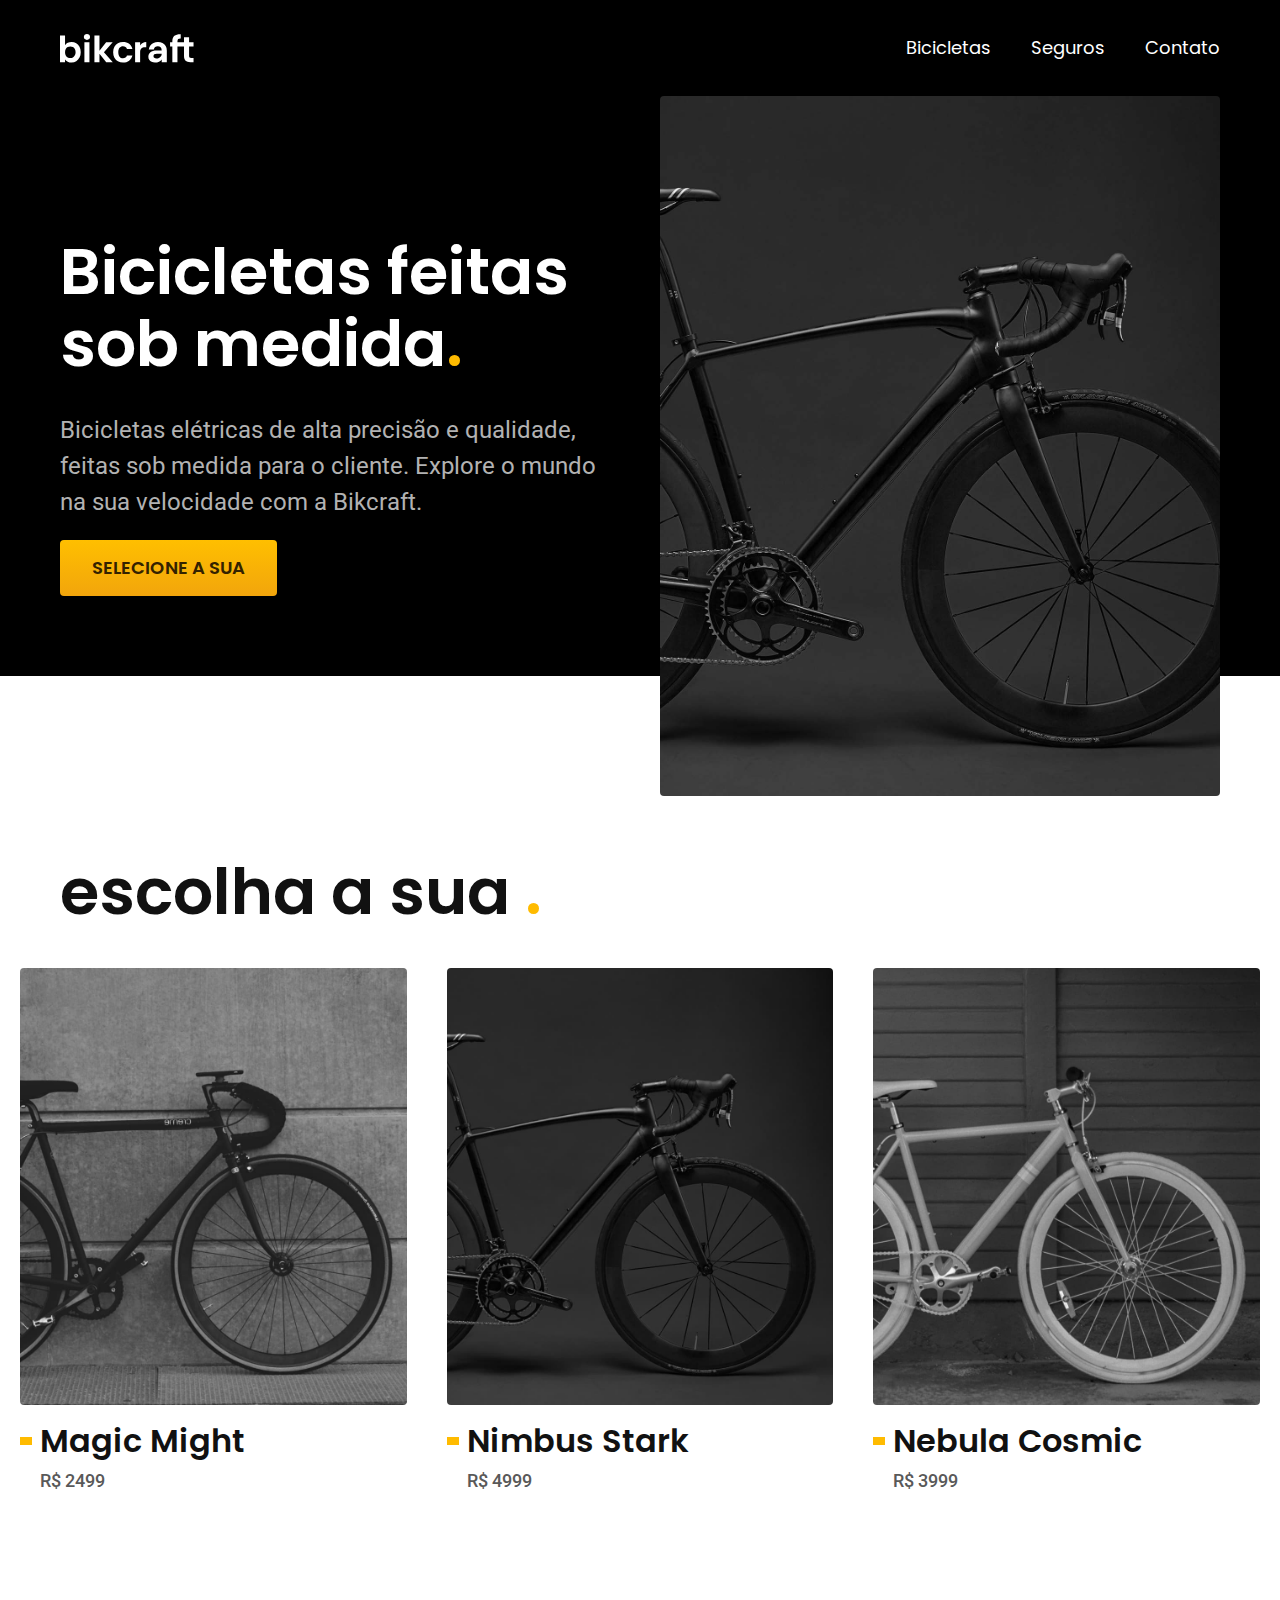
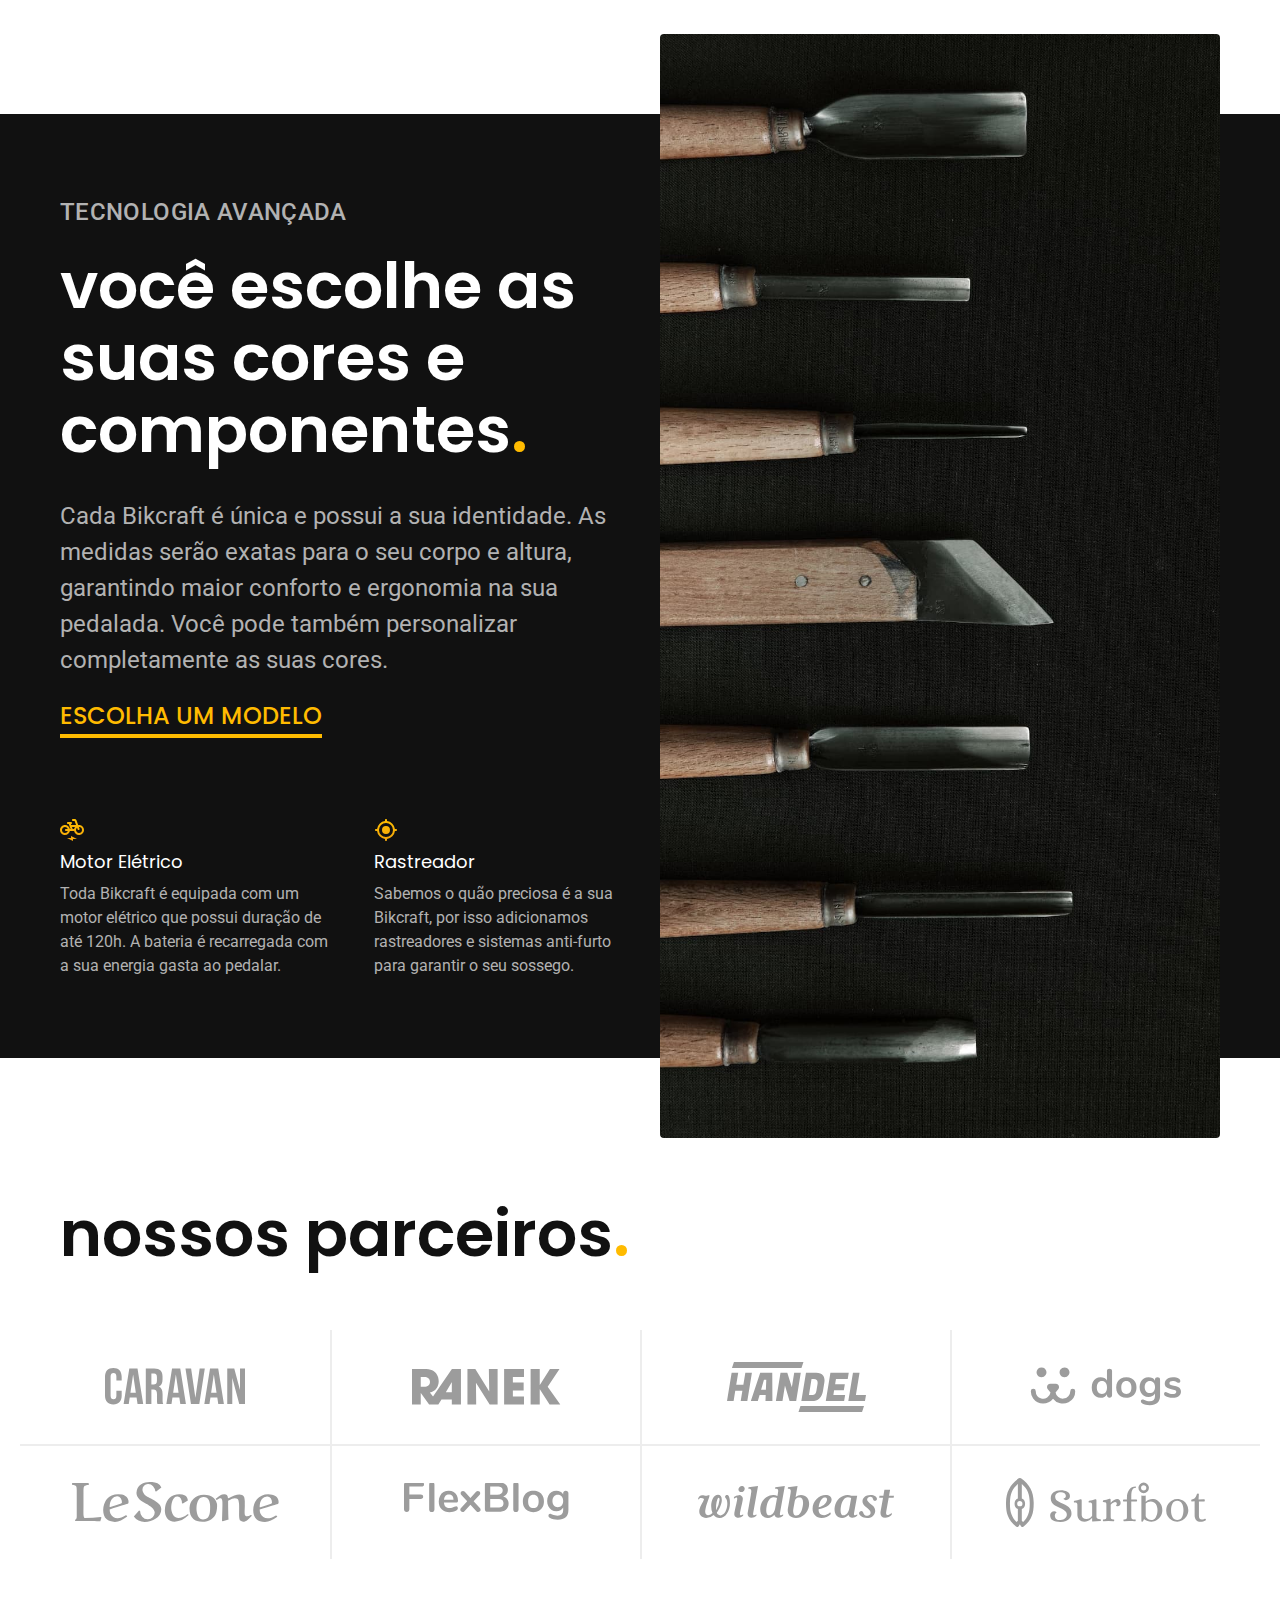
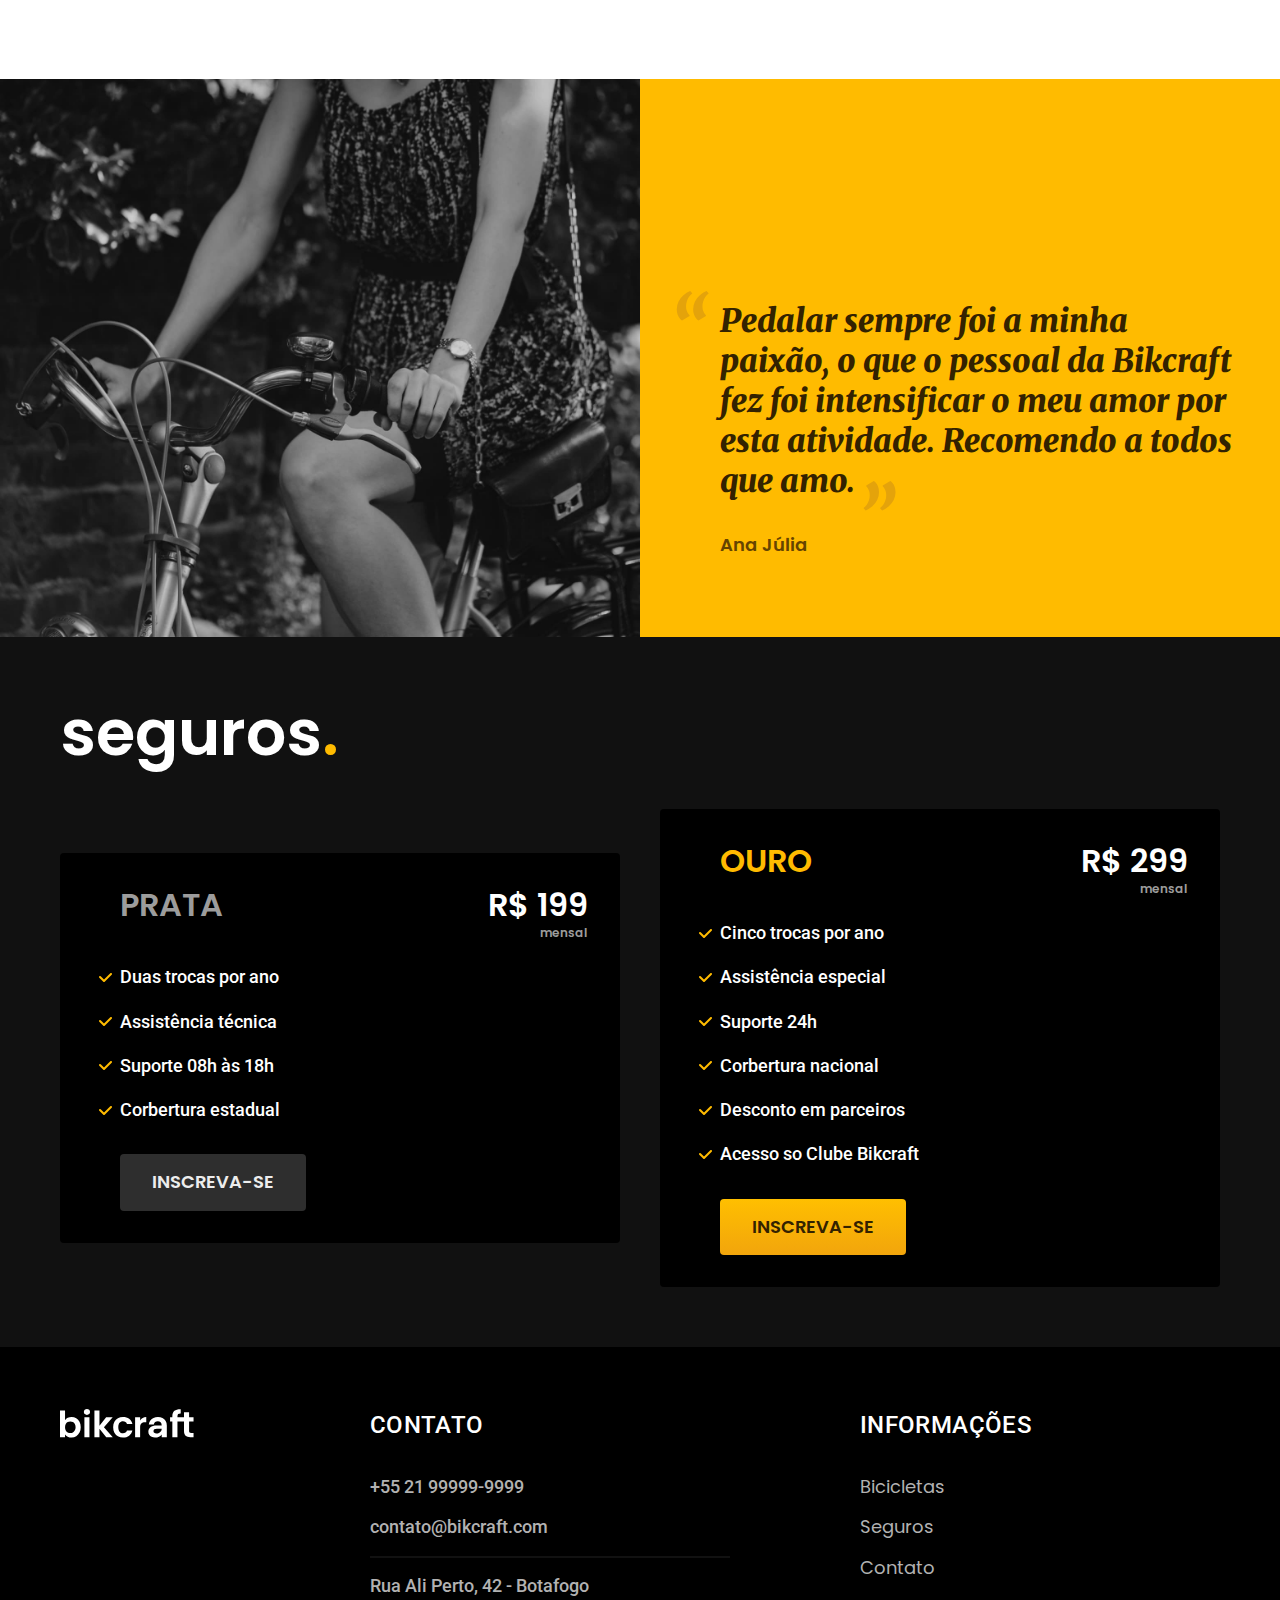
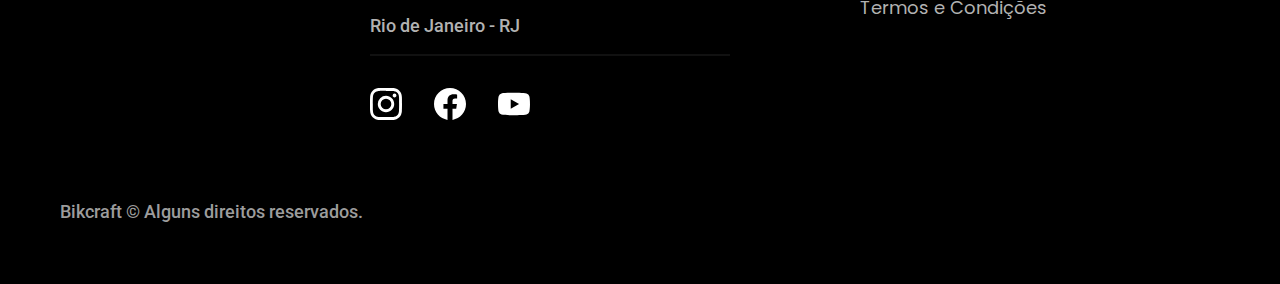
<file: index.html>
<!DOCTYPE html>
<html lang="pt-br">

<head>
  <link rel="preconnect" href="https://fonts.googleapis.com">
  <link rel="preconnect" href="https://fonts.gstatic.com" crossorigin>
  <meta charset="UTF-8">
  <meta name="viewport" content="width=device-width, initial-scale=1.0">
  <title>Bikcraft - Bicicletas Elétricas</title>
  <meta name="description" content="Bicicletas elétricas de alta precisão e qualidade,  feitas sob medida para o cliente. Explore o mundo na sua velocidade com a Bikcraft.">
  <link rel="stylesheet" href="./css/style.css">
  <link href="https://fonts.googleapis.com/css2?family=Merriweather:ital,wght@1,900&family=Poppins:wght@400;600&family=Roboto:wght@400;500&display=swap" rel="stylesheet">
</head>

<body>
  <header class="header-bg">
    <div class="container header">
      <a href="./">
        <img src="./img/bikcraft.svg" alt="Bikcraft">
      </a>
      <nav aria-label="primaria">
        <ul class="header-menu font-1-m cor-0">
          <li><a href="./bicicletas.html">Bicicletas</a></li>
          <li><a href="./seguros.html">Seguros</a></li>
          <li><a href="./contato.html">Contato</a></li>
        </ul>
      </nav>
    </div>
  </header>
  <main class="introducao-bg">
    <div class="container introducao">
      <div class="introducao-conteudo">
        <h1 class="font-1-xxl cor-0">Bicicletas feitas sob medida<span class="cor-p1">.</span></h1>
        <p class="font-2-l cor-5">Bicicletas elétricas de alta precisão e qualidade, feitas sob medida para o cliente. Explore o mundo na sua velocidade com a Bikcraft.</p>
        <a class="botao" href="./bicicletas.html">Selecione a sua</a>
      </div>
      <div>
        <img src="./img/fotos/introducao.jpg" alt="Bicicleta elétrica preta.">
      </div>
    </div>
  </main>
  <article class="bicicletas-lista">
    <h2 class="container font-1-xxl">escolha a sua <span class="cor-p1">.</span></h2>
    <ul>
      <li>
        <a href="./bicicletas/magic.html">
          <img src="./img/bicicletas/magic-home.jpg" alt="Bicicleta preta">
          <h3 class="font-1-xl">Magic Might</h3>
          <span class="font-2-m cor-8">R$ 2499</span>
        </a>
      </li>
      <li>
        <a href="./bicicletas/nimbus.html">
          <img src="./img/bicicletas/nimbus-home.jpg" alt="Bicicleta preta">
          <h3 class="font-1-xl">Nimbus Stark</h3>
          <span class="font-2-m cor-8">R$ 4999</span>
        </a>
      </li>
      <li>
        <a href="./bicicletas/nebula.html">
          <img src="./img/bicicletas/nebula-home.jpg" alt="Bicicleta branca">
          <h3 class="font-1-xl">Nebula Cosmic</h3>
          <span class="font-2-m cor-8">R$ 3999</span>
        </a>
      </li>
    </ul>
  </article>
  <article class="tecnologia-bg">
    <div class="container tecnologia">
      <div class="tecnologia-conteudo">
        <span class="font-2-l-b cor-5">Tecnologia avançada</span>
        <h2 class="font-1-xxl cor-0">você escolhe as suas cores e componentes<span class="cor-p1">.</span></h2>
        <p class="font-2-l cor-5">Cada Bikcraft é única e possui a sua identidade. As medidas serão exatas para o seu corpo e altura, garantindo maior conforto e ergonomia na sua pedalada. Você pode também personalizar completamente as suas cores.</p>
        <a class="link" href="./bicicletas.html">Escolha um modelo</a>
        <div class="tecnologia-vantagens">
          <div>
            <img src="./img/icones/eletrica.svg" alt="">
            <h3 class="font-1-m cor-0">Motor Elétrico</h3>
            <p class="font-2-s cor-5">Toda Bikcraft é equipada com um motor elétrico que possui duração de até 120h. A bateria é recarregada com a sua energia gasta ao pedalar.</p>
          </div>
          <div>
            <img src="./img/icones/rastreador.svg" alt="">
            <h3 class="font-1-m cor-0">Rastreador</h3>
            <p class="font-2-s cor-5">Sabemos o quão preciosa é a sua Bikcraft, por isso adicionamos rastreadores e sistemas anti-furto para garantir o seu sossego.</p>
          </div>
        </div>
      </div>
      <div class="tecnologia-imagem">
        <img src="./img/fotos/tecnologia.jpg" alt="">
      </div>
    </div>
  </article>
  <section class="parceiros" aria-label="Nossos Parceiros">
    <h2 class="container font-1-xxl">nossos parceiros<span class="cor-p1">.</span></h2>
    <ul>
      <li><img src="./img/parceiros/caravan.svg" alt="caravan"></li>
      <li><img src="./img/parceiros/ranek.svg" alt="ranek"></li>
      <li><img src="./img/parceiros/handel.svg" alt="handel"></li>
      <li><img src="./img/parceiros/dogs.svg" alt="dogs"></li>
      <li><img src="./img/parceiros/lescone.svg" alt="lescone"></li>
      <li><img src="./img/parceiros/flexblog.svg" alt="flexblog"></li>
      <li><img src="./img/parceiros/wildbeast.svg" alt="wildbeast"></li>
      <li><img src="./img/parceiros/surfbot.svg" alt="surfbot"></li>
    </ul>
  </section>
  <section class="depoimento">
    <div>
      <img src="./img/fotos/depoimento.jpg" alt="Pessoa pedalando uma bicicleta Bikcraft">
    </div>
    <div class="depoimento-conteudo">
      <blockquote class="font-1-xl cor-p5">
        <p>Pedalar sempre foi a minha paixão, o que o pessoal da Bikcraft fez foi intensificar o meu amor por esta atividade. Recomendo a todos que amo.</p>
      </blockquote>
      <span class="font-1-m-b cor-p4">Ana Júlia</span>
    </div>
  </section>
  <article class="seguros-bg">
    <div class="seguros container">
      <h2 class="font-1-xxl cor-0">seguros<span class="cor-p1">.</span></h2>
      <div class="seguros-item">
        <h3 class="font-1-xl cor-6">PRATA</h3>
        <span class="font-1-xl cor-0">R$ 199 <span class="font-1-xs cor-6">mensal</span></span>
        <ul class="font-2-m cor-0">
          <li>Duas trocas por ano</li>
          <li>Assistência técnica</li>
          <li>Suporte 08h às 18h</li>
          <li>Corbertura estadual</li>
        </ul>
        <a class="botao secundario" href="./orcamento.html">Inscreva-se</a>
      </div>
      <div class="seguros-item">
        <h3 class="font-1-xl cor-p1">OURO</h3>
        <span class="font-1-xl cor-0">R$ 299 <span class="font-1-xs cor-6">mensal</span></span>
        <ul class="font-2-m cor-0">
          <li>Cinco trocas por ano</li>
          <li>Assistência especial</li>
          <li>Suporte 24h</li>
          <li>Corbertura nacional</li>
          <li>Desconto em parceiros</li>
          <li>Acesso so Clube Bikcraft</li>
        </ul>
        <a class="botao" href="./orcamento.html">Inscreva-se</a>
      </div>
    </div>
  </article>
  <footer class="footer-bg">
    <div class="footer container">
      <img src="./img/bikcraft.svg" alt="Bikcraft">
      <div class="footer-contato">
        <h3 class="font-2-l-b cor-0">Contato</h3>
        <ul class="font-2-m cor-5">
          <li><a href="tel:+5521999999999">+55 21 99999-9999</a></li>
          <li><a href="mailto:contato@bikcraft.com">contato@bikcraft.com</a></li>
          <li>Rua Ali Perto, 42 - Botafogo</li>
          <li>Rio de Janeiro - RJ</li>
        </ul>
        <div class="footer-redes">
          <a href="#">
            <img src="./img/redes/instagram.svg" alt="Instagram">
          </a>
          <a href="#">
            <img src="./img/redes/facebook.svg" alt="Facebook">
          </a>
          <a href="#">
            <img src="./img/redes/youtube.svg" alt="YouTube">
          </a>
        </div>
      </div>
      <div class="footer-informacoes">
        <h3 class="font-2-l-b cor-0">Informações</h3>
        <nav>
          <ul class="font-1-m cor-5">
            <li><a href="./bicicletas.html">Bicicletas</a></li>
            <li><a href="./seguros.html">Seguros</a></li>
            <li><a href="./contato.html">Contato</a></li>
            <li><a href="./termos.html">Termos e Condições</a></li>
          </ul>
        </nav>
      </div>
      <p class="footer-copy font-2-m cor-6">Bikcraft © Alguns direitos reservados.</p>
    </div>
  </footer>
</body>

</html>
</file>
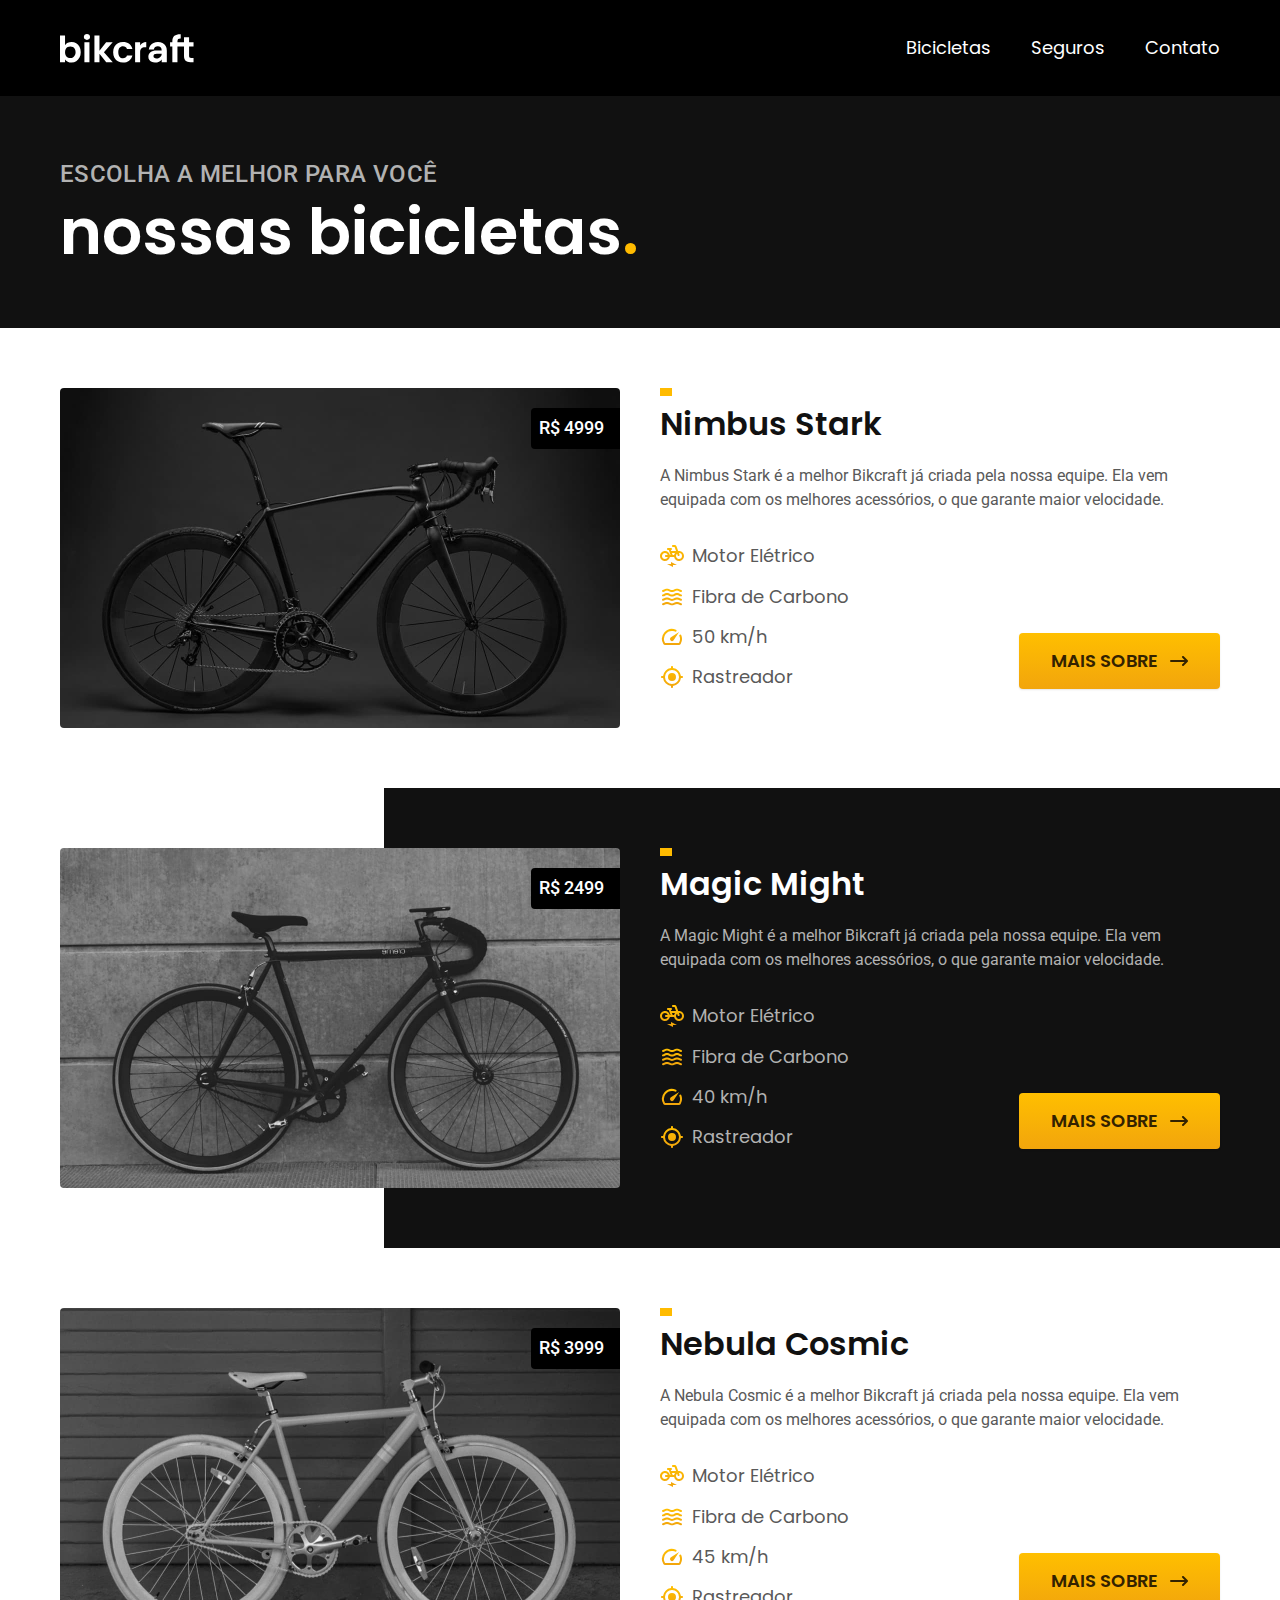
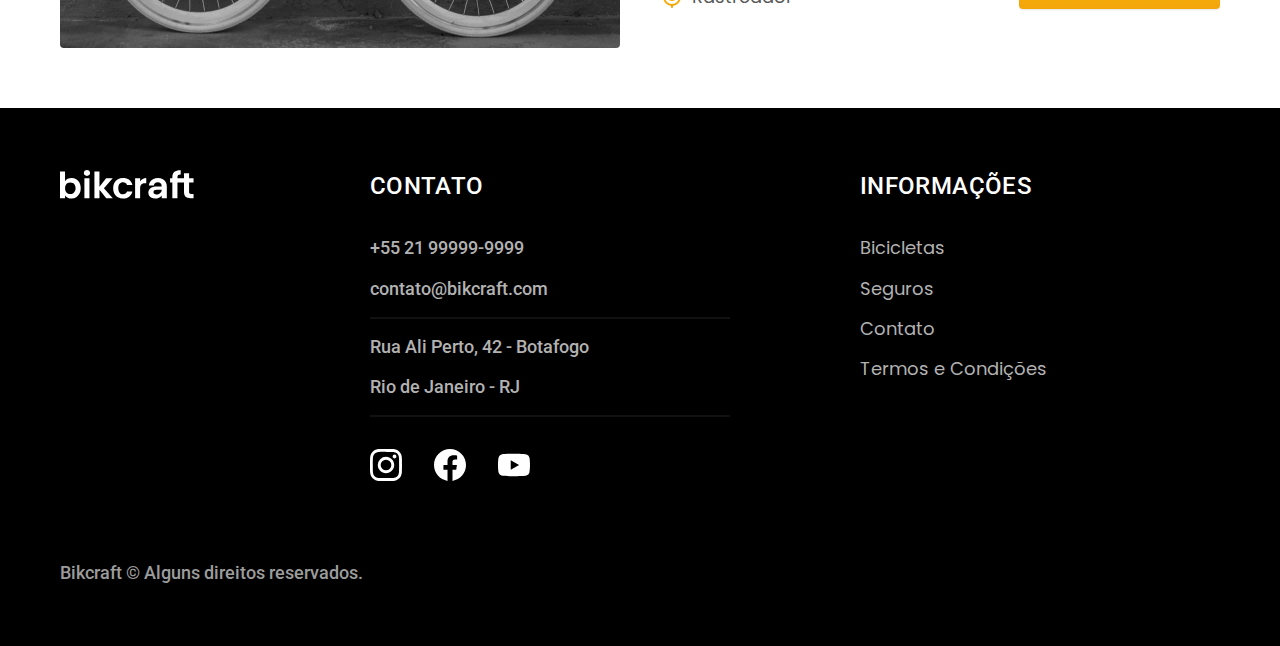
<file: bicicletas.html>
<!DOCTYPE html>
<html lang="pt-br">

<head>
  <link rel="preconnect" href="https://fonts.googleapis.com">
  <link rel="preconnect" href="https://fonts.gstatic.com" crossorigin>
  <meta charset="UTF-8">
  <meta name="viewport" content="width=device-width, initial-scale=1.0">
  <title>Nossas Bicicletas | Bikcraft</title>
  <meta name="description" content="Termos e condições Bikcraft.">
  <link rel="stylesheet" href="./css/style.css">
  <link href="https://fonts.googleapis.com/css2?family=Merriweather:ital,wght@1,900&family=Poppins:wght@400;600&family=Roboto:wght@400;500&display=swap" rel="stylesheet">
</head>

<body id="bicicletas">
  <header class="header-bg">
    <div class="container header">
      <a href="./">
        <img src="./img/bikcraft.svg" alt="Bikcraft">
      </a>
      <nav aria-label="primaria">
        <ul class="header-menu font-1-m cor-0">
          <li><a href="./bicicletas.html">Bicicletas</a></li>
          <li><a href="./seguros.html">Seguros</a></li>
          <li><a href="./contato.html">Contato</a></li>
        </ul>
      </nav>
    </div>
  </header>
  <main>
    <div class="titulo-bg">
      <div class="titulo container">
        <p class="font-2-l-b cor-5">Escolha a melhor para você</p>
        <h1 class="font-1-xxl cor-0">nossas bicicletas<span class="cor-p1">.</span> </h1>
      </div>
    </div>
    <div>
      <div class="bicicletas container">
        <div class="bicicletas-imagem">
          <img src="./img/bicicletas/nimbus.jpg" alt="Bicicleta preta">
          <span class="font-2-m cor-0">R$ 4999</span>
        </div>
        <div class="bicicletas-conteudo">
          <h2 class="font-1-xl">Nimbus Stark</h2>
          <p class="font-2-s cor-8">A Nimbus Stark é a melhor Bikcraft já criada pela nossa equipe. Ela vem equipada com os melhores acessórios, o que garante maior velocidade.</p>
          <ul class="font-1-m cor-8">
            <li>
              <img src="./img/icones/eletrica.svg" alt="">
              Motor Elétrico
            </li>
            <li>
              <img src="./img/icones/carbono.svg" alt="">
              Fibra de Carbono
            </li>
            <li>
              <img src="./img/icones/velocidade.svg" alt="">
              50 km/h
            </li>
            <li>
              <img src="./img/icones/rastreador.svg" alt="">
              Rastreador
            </li>
          </ul>
          <a class="botao seta" href="./bicicletas/nimbus.html">Mais sobre</a>
        </div>
      </div>
    </div>

    <div class="bicicletas-bg">
      <div class="bicicletas container">
        <div class="bicicletas-imagem">
          <img src="./img/bicicletas/magic.jpg" alt="Bicicleta preta">
          <span class="font-2-m cor-0">R$ 2499</span>
        </div>
        <div class="bicicletas-conteudo">
          <h2 class="font-1-xl cor-0">Magic Might</h2>
          <p class="font-2-s cor-5">A Magic Might é a melhor Bikcraft já criada pela nossa equipe. Ela vem equipada com os melhores acessórios, o que garante maior velocidade.</p>
          <ul class="font-1-m cor-5">
            <li>
              <img src="./img/icones/eletrica.svg" alt="">
              Motor Elétrico
            </li>
            <li>
              <img src="./img/icones/carbono.svg" alt="">
              Fibra de Carbono
            </li>
            <li>
              <img src="./img/icones/velocidade.svg" alt="">
              40 km/h
            </li>
            <li>
              <img src="./img/icones/rastreador.svg" alt="">
              Rastreador
            </li>
          </ul>
          <a class="botao seta" href="./bicicletas/magic.html">Mais sobre</a>

        </div>
      </div>
    </div>

    <div>
      <div class="bicicletas container">
        <div class="bicicletas-imagem">
          <img src="./img/bicicletas/nebula.jpg" alt="Bicicleta branca">
          <span class="font-2-m cor-0">R$ 3999</span>
        </div>
        <div class="bicicletas-conteudo">
          <h2 class="font-1-xl">Nebula Cosmic</h2>
          <p class="font-2-s cor-8">A Nebula Cosmic é a melhor Bikcraft já criada pela nossa equipe. Ela vem equipada com os melhores acessórios, o que garante maior velocidade.</p>
          <ul class="font-1-m cor-8">
            <li>
              <img src="./img/icones/eletrica.svg" alt="">
              Motor Elétrico
            </li>
            <li>
              <img src="./img/icones/carbono.svg" alt="">
              Fibra de Carbono
            </li>
            <li>
              <img src="./img/icones/velocidade.svg" alt="">
              45 km/h
            </li>
            <li>
              <img src="./img/icones/rastreador.svg" alt="">
              Rastreador
            </li>
          </ul>
          <a class="botao seta" href="./bicicletas/nebula.html">Mais sobre</a>
        </div>
      </div>
    </div>

  </main>
  <footer class="footer-bg">
    <div class="footer container">
      <img src="./img/bikcraft.svg" alt="Bikcraft">
      <div class="footer-contato">
        <h3 class="font-2-l-b cor-0">Contato</h3>
        <ul class="font-2-m cor-5">
          <li><a href="tel:+5521999999999">+55 21 99999-9999</a></li>
          <li><a href="mailto:contato@bikcraft.com">contato@bikcraft.com</a></li>
          <li>Rua Ali Perto, 42 - Botafogo</li>
          <li>Rio de Janeiro - RJ</li>
        </ul>
        <div class="footer-redes">
          <a href="#">
            <img src="./img/redes/instagram.svg" alt="Instagram">
          </a>
          <a href="#">
            <img src="./img/redes/facebook.svg" alt="Facebook">
          </a>
          <a href="#">
            <img src="./img/redes/youtube.svg" alt="YouTube">
          </a>
        </div>
      </div>
      <div class="footer-informacoes">
        <h3 class="font-2-l-b cor-0">Informações</h3>
        <nav>
          <ul class="font-1-m cor-5">
            <li><a href="./bicicletas.html">Bicicletas</a></li>
            <li><a href="./seguros.html">Seguros</a></li>
            <li><a href="./contato.html">Contato</a></li>
            <li><a href="./termos.html">Termos e Condições</a></li>
          </ul>
        </nav>
      </div>
      <p class="footer-copy font-2-m cor-6">Bikcraft © Alguns direitos reservados.</p>
    </div>
  </footer>
</body>

</html>
</file>
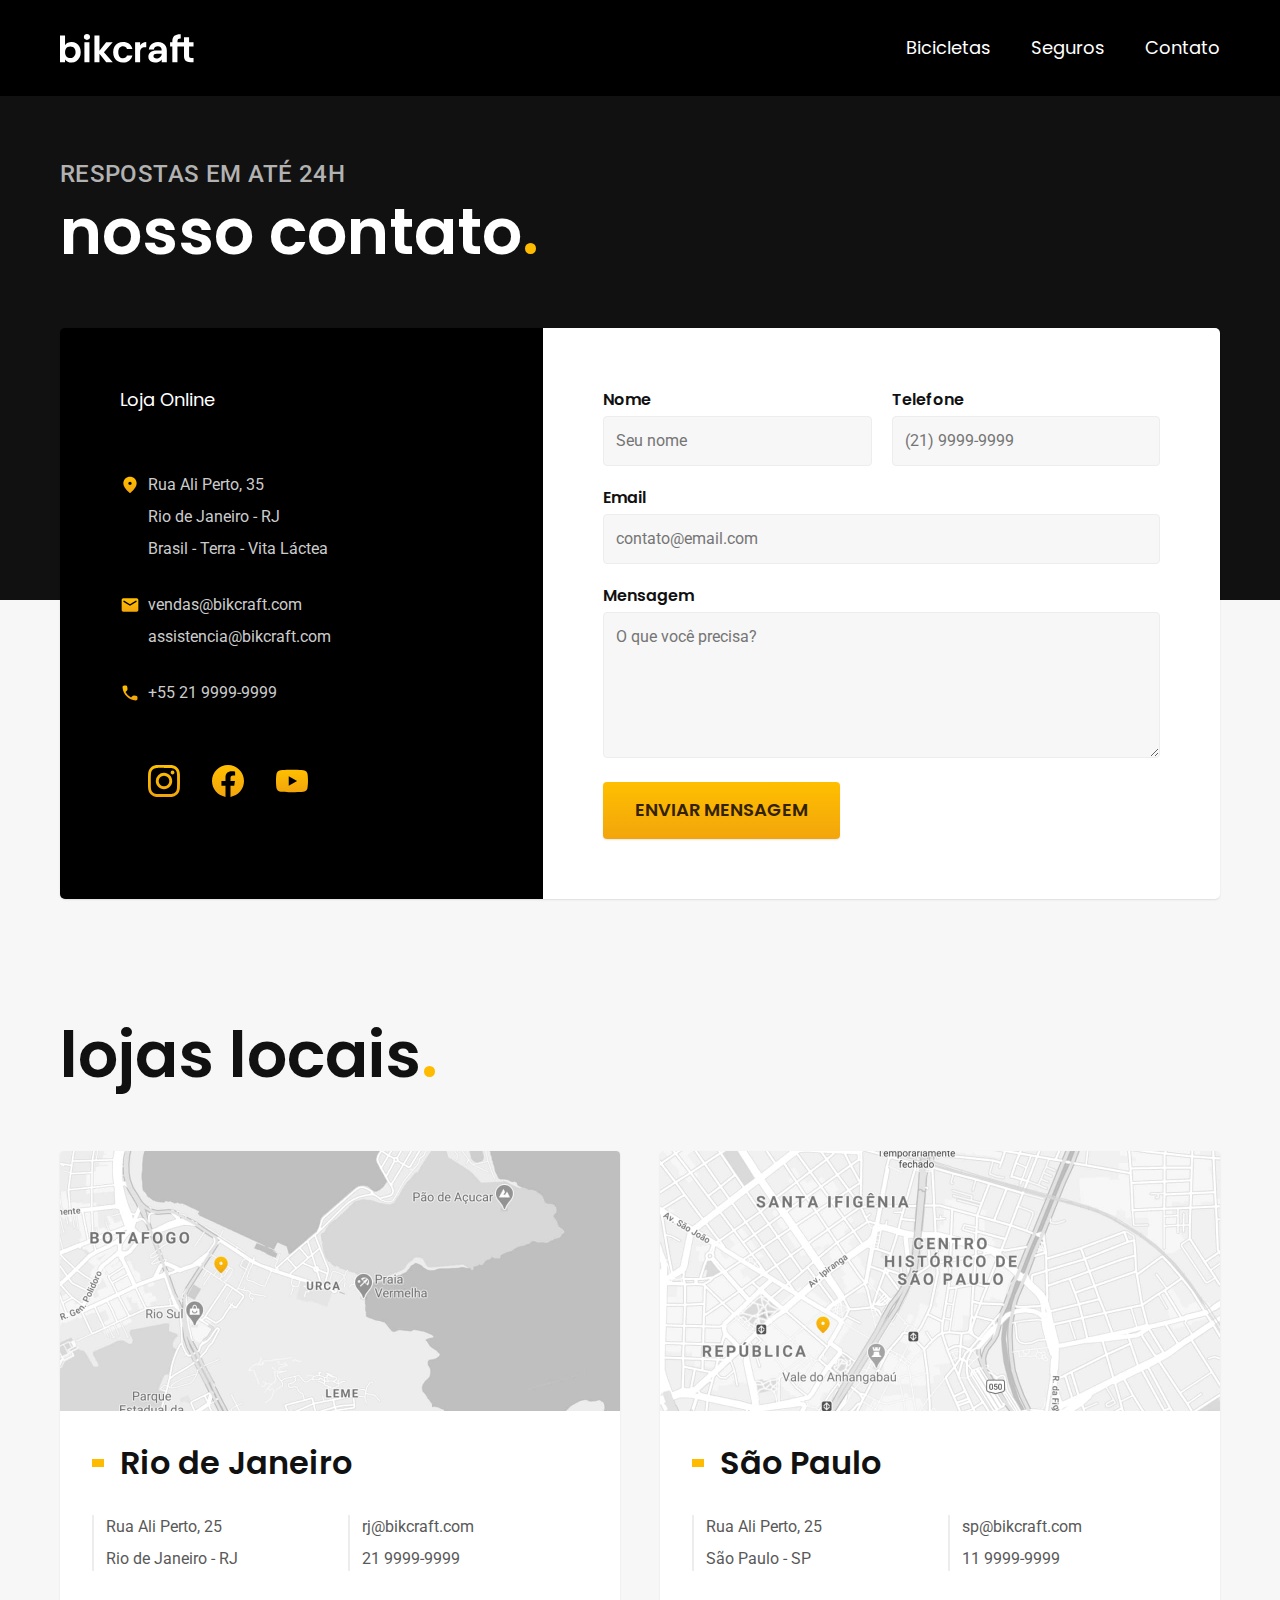
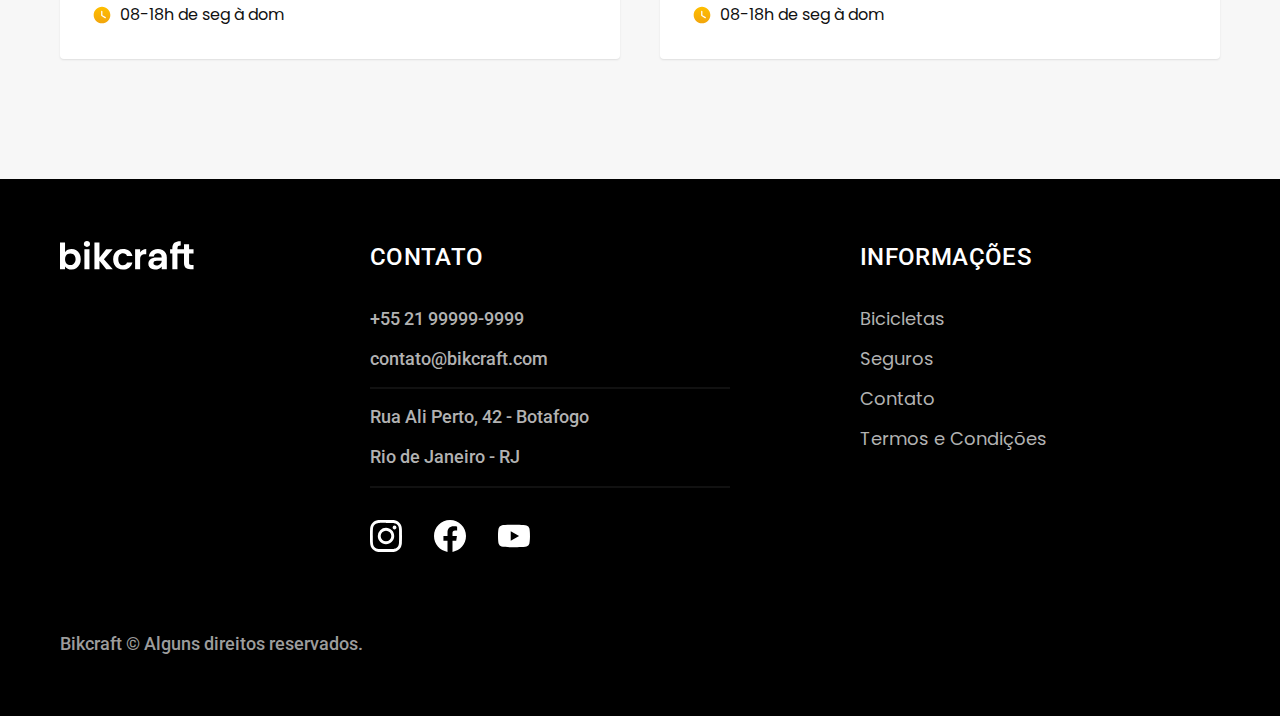
<file: contato.html>
<!DOCTYPE html>
<html lang="pt-br">

<head>
  <link rel="preconnect" href="https://fonts.googleapis.com">
  <link rel="preconnect" href="https://fonts.gstatic.com" crossorigin>
  <meta charset="UTF-8">
  <meta name="viewport" content="width=device-width, initial-scale=1.0">
  <title>Contato | Bikcraft</title>
  <meta name="description" content="Canais de contato Bikcraft.">
  <link rel="stylesheet" href="./css/style.css">
  <link href="https://fonts.googleapis.com/css2?family=Merriweather:ital,wght@1,900&family=Poppins:wght@400;600&family=Roboto:wght@400;500&display=swap" rel="stylesheet">
</head>

<body id="contato">
  <header class="header-bg">
    <div class="container header">
      <a href="./">
        <img src="./img/bikcraft.svg" alt="Bikcraft">
      </a>
      <nav aria-label="primaria">
        <ul class="header-menu font-1-m cor-0">
          <li><a href="./bicicletas.html">Bicicletas</a></li>
          <li><a href="./seguros.html">Seguros</a></li>
          <li><a href="./contato.html">Contato</a></li>
        </ul>
      </nav>
    </div>
  </header>
  <main>
    <div class="titulo-bg">
      <div class="titulo container">
        <p class="font-2-l-b cor-5">Respostas em até 24h</p>
        <h1 class="font-1-xxl cor-0">nosso contato<span class="cor-p1">.</span> </h1>
      </div>
    </div>
    <div class="contato container">
      <section class="contato-dados" aria-label="Endereço">
        <h2 class="font-1-m cor-0">Loja Online</h2>
        <div class="contato-endereco font-2-s cor-4">
          <p>Rua Ali Perto, 35</p>
          <p>Rio de Janeiro - RJ</p>
          <p>Brasil - Terra - Vita Láctea</p>
        </div>
        <address class="contato-meios font-2-s cor-4">
          <a href="mailto:vendas@bikcraft.com">vendas@bikcraft.com</a>
          <a href="mailto:assistencia@bikcraft.com">assistencia@bikcraft.com</a>
          <a href="tel:+552199999999">+55 21 9999-9999</a>
        </address>
        <div class="contato-redes">
          <a href="#">
            <img src="../img/redes/instagram-p.svg" alt="Instagram">
          </a>
          <a href="#">
            <img src="../img/redes/facebook-p.svg" alt="Facebook">
          </a>
          <a href="#">
            <img src="../img/redes/youtube-p.svg" alt="YouTube">
          </a>
        </div>
      </section>
      <section class="contato-formulario" aria-label="Formulário">
        <form class="form" action="./contato.html">
          <div>
            <label for="nome">Nome</label>
            <input type="text" id="nome" name="nome" placeholder="Seu nome">
          </div>
          <div>
            <label for="telefone">Telefone</label>
            <input type="text" id="telefone" name="telefone" placeholder="(21) 9999-9999">
          </div>
          <div class="col-2">
            <label for="email">Email</label>
            <input type="email" id="email" name="email" placeholder="contato@email.com">
          </div>
          <div class="col-2">
            <label for="mensagem">Mensagem</label>
            <textarea id="mensagem" name="mensagem" rows="5" placeholder="O que você precisa?"></textarea>
          </div>
          <button class="botao col-2">Enviar Mensagem</button>
        </form>
      </section>
    </div>
  </main>
  <article class="lojas container">
    <h2 class="font-1-xxl">lojas locais<span class="cor-p1">.</span></h2>
    <div class="lojas-item">
      <img src="./img/lojas/rj.jpg" alt="Mapa marcando o endereço em Rua Ali Perto, 25 - Rio de Janeiro - RJ">
      <div class="lojas-conteudo">
        <h3 class="font-1-xl">Rio de Janeiro</h3>
        <div class="lojas-dados font-2-s cor-8">
          <p>Rua Ali Perto, 25</p>
          <p>Rio de Janeiro - RJ</p>
        </div>
        <div class="lojas-dados font-2-s cor-8">
          <a href="mailto:rj@bikcraft.com">rj@bikcraft.com</a>
          <a href="tel:+552199999999">21 9999-9999</a>
        </div>
        <p class="lojas-tempo font-1-s"><img src="./img/icones/horario.svg" alt="">08-18h de seg à dom</p>
      </div>
    </div>
    <div class="lojas-item">
      <img src="./img/lojas/sp.jpg" alt="Mapa marcando o endereço em Rua Ali Perto, 25 - São Paulo - SP">
      <div class="lojas-conteudo">
        <h3 class="font-1-xl">São Paulo</h3>
        <div class="lojas-dados font-2-s cor-8">
          <p>Rua Ali Perto, 25</p>
          <p>São Paulo - SP</p>
        </div>
        <div class="lojas-dados font-2-s cor-8">
          <a href="mailto:sp@bikcraft.com">sp@bikcraft.com</a>
          <a href="tel:+551199999999">11 9999-9999</a>
        </div>
        <p class="lojas-tempo font-1-s"><img src="./img/icones/horario.svg" alt="">08-18h de seg à dom</p>
      </div>
    </div>
  </article>
  <footer class="footer-bg">
    <div class="footer container">
      <img src="./img/bikcraft.svg" alt="Bikcraft">
      <div class="footer-contato">
        <h3 class="font-2-l-b cor-0">Contato</h3>
        <ul class="font-2-m cor-5">
          <li><a href="tel:+5521999999999">+55 21 99999-9999</a></li>
          <li><a href="mailto:contato@bikcraft.com">contato@bikcraft.com</a></li>
          <li>Rua Ali Perto, 42 - Botafogo</li>
          <li>Rio de Janeiro - RJ</li>
        </ul>
        <div class="footer-redes">
          <a href="#">
            <img src="./img/redes/instagram.svg" alt="Instagram">
          </a>
          <a href="#">
            <img src="./img/redes/facebook.svg" alt="Facebook">
          </a>
          <a href="#">
            <img src="./img/redes/youtube.svg" alt="YouTube">
          </a>
        </div>
      </div>
      <div class="footer-informacoes">
        <h3 class="font-2-l-b cor-0">Informações</h3>
        <nav>
          <ul class="font-1-m cor-5">
            <li><a href="./bicicletas.html">Bicicletas</a></li>
            <li><a href="./seguros.html">Seguros</a></li>
            <li><a href="./contato.html">Contato</a></li>
            <li><a href="./termos.html">Termos e Condições</a></li>
          </ul>
        </nav>
      </div>
      <p class="footer-copy font-2-m cor-6">Bikcraft © Alguns direitos reservados.</p>
    </div>
  </footer>
</body>

</html>
</file>
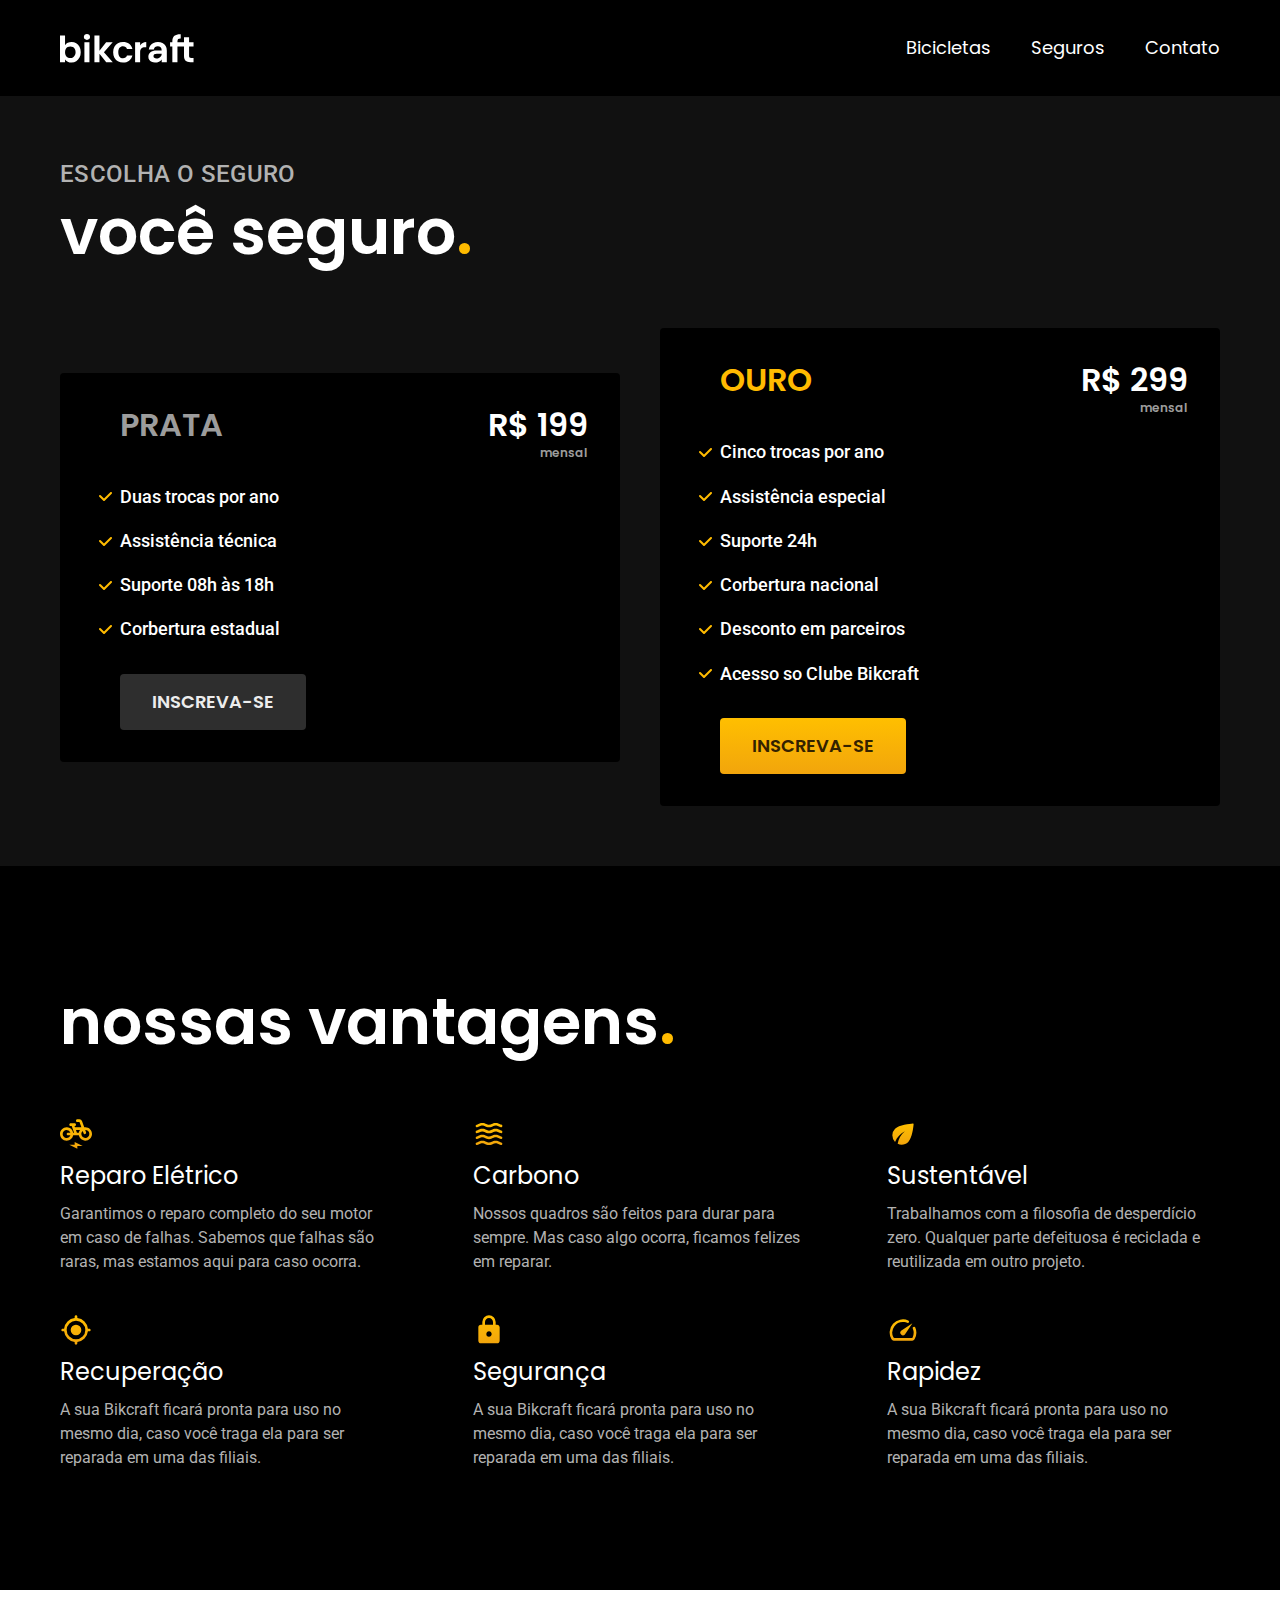
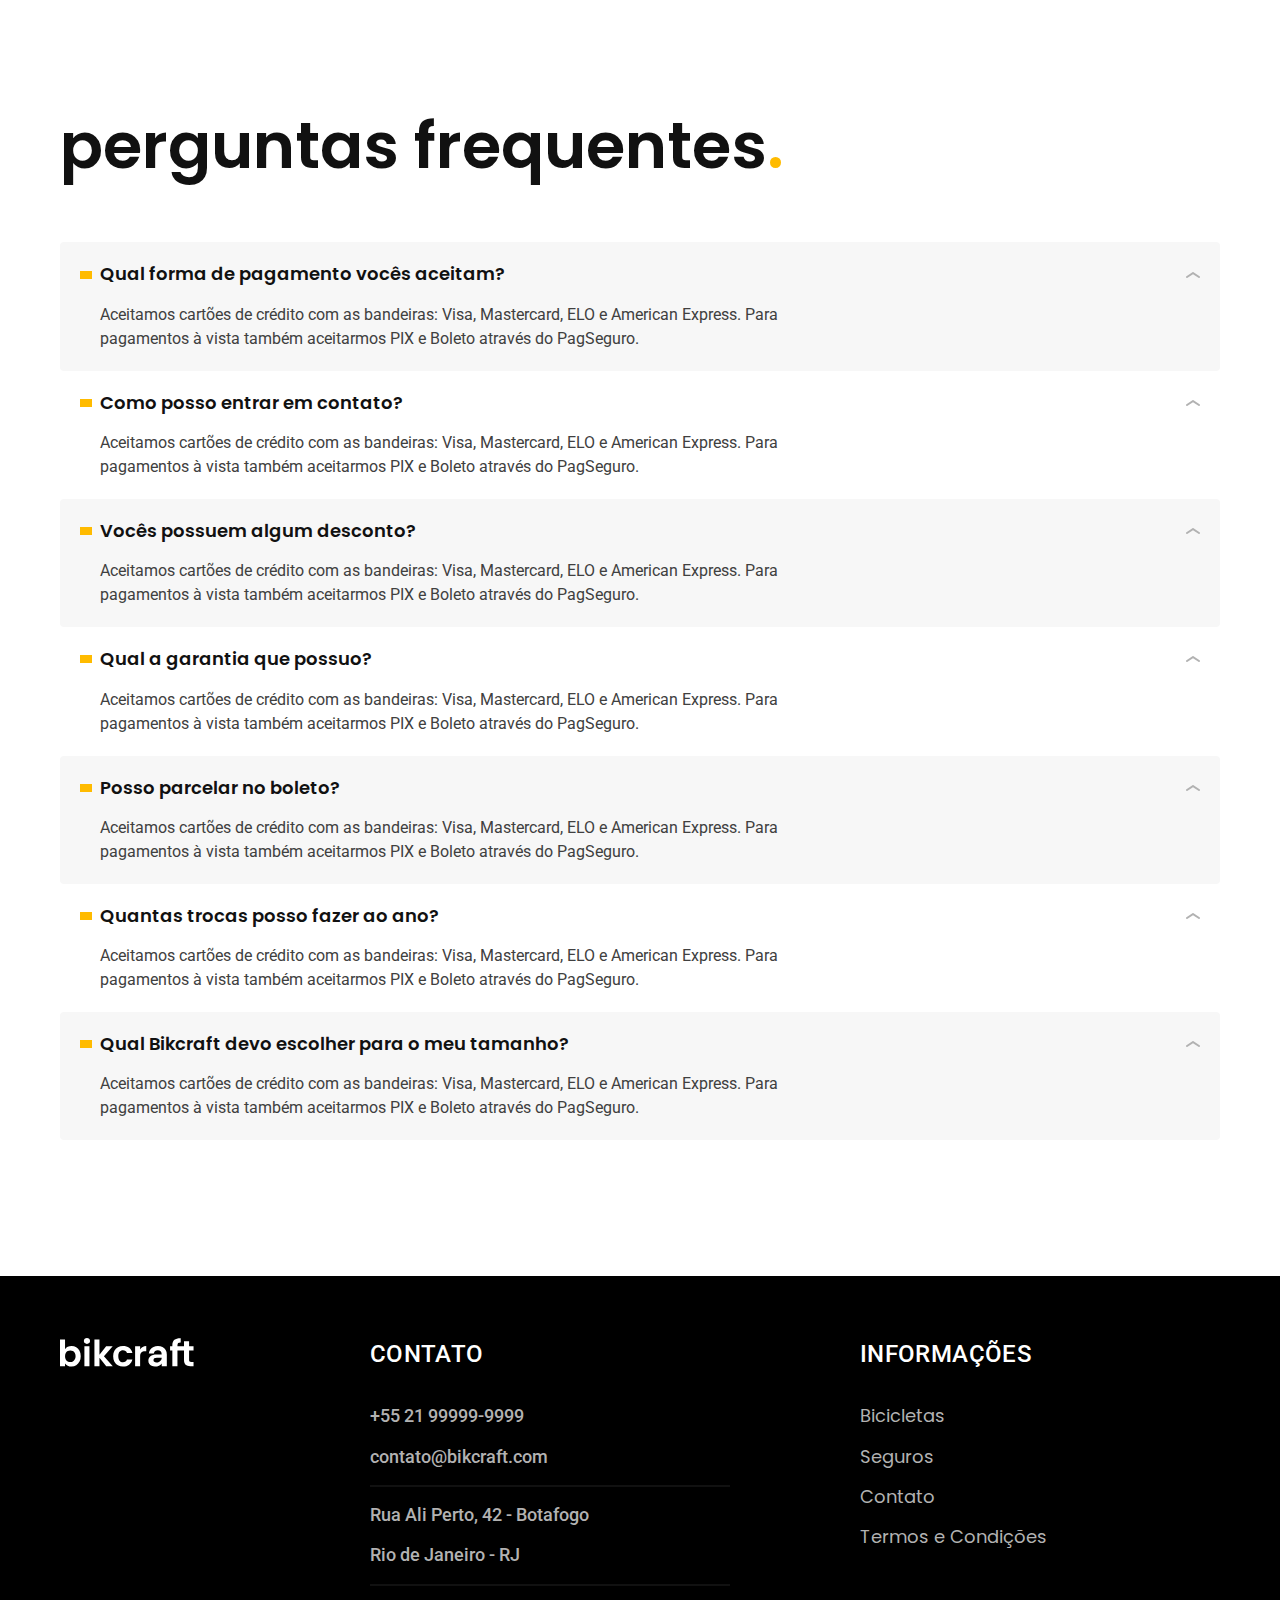
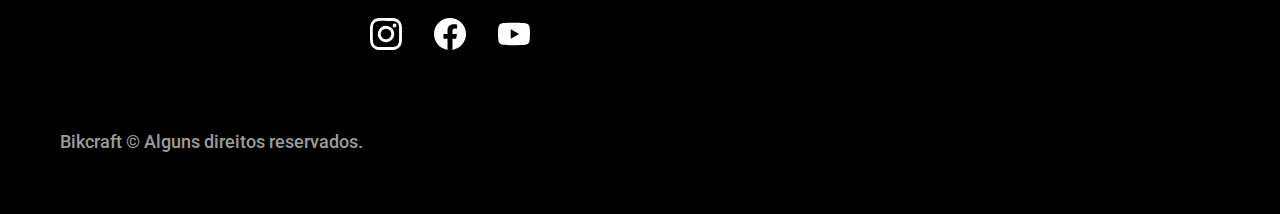
<file: seguros.html>
<!DOCTYPE html>
<html lang="pt-br">

<head>
  <link rel="preconnect" href="https://fonts.googleapis.com">
  <link rel="preconnect" href="https://fonts.gstatic.com" crossorigin>
  <meta charset="UTF-8">
  <meta name="viewport" content="width=device-width, initial-scale=1.0">
  <title>Seguros | Bikcraft</title>
  <meta name="description" content="Termos e condições Bikcraft.">
  <link rel="stylesheet" href="./css/style.css">
  <link href="https://fonts.googleapis.com/css2?family=Merriweather:ital,wght@1,900&family=Poppins:wght@400;600&family=Roboto:wght@400;500&display=swap" rel="stylesheet">
</head>

<body id="seguros">
  <header class="header-bg">
    <div class="container header">
      <a href="./">
        <img src="./img/bikcraft.svg" alt="Bikcraft">
      </a>
      <nav aria-label="primaria">
        <ul class="header-menu font-1-m cor-0">
          <li><a href="./bicicletas.html">Bicicletas</a></li>
          <li><a href="./seguros.html">Seguros</a></li>
          <li><a href="./contato.html">Contato</a></li>
        </ul>
      </nav>
    </div>
  </header>
  <main class="seguros-bg">
    <div class="titulo-bg">
      <div class="titulo container">
        <p class="font-2-l-b cor-5">Escolha o seguro</p>
        <h1 class="font-1-xxl cor-0">você seguro<span class="cor-p1">.</span> </h1>
      </div>
    </div>
    <div class="seguros container">
      <div class="seguros-item">
        <h3 class="font-1-xl cor-6">PRATA</h3>
        <span class="font-1-xl cor-0">R$ 199 <span class="font-1-xs cor-6">mensal</span></span>
        <ul class="font-2-m cor-0">
          <li>Duas trocas por ano</li>
          <li>Assistência técnica</li>
          <li>Suporte 08h às 18h</li>
          <li>Corbertura estadual</li>
        </ul>
        <a class="botao secundario" href="./orcamento.html">Inscreva-se</a>
      </div>
      <div class="seguros-item">
        <h3 class="font-1-xl cor-p1">OURO</h3>
        <span class="font-1-xl cor-0">R$ 299 <span class="font-1-xs cor-6">mensal</span></span>
        <ul class="font-2-m cor-0">
          <li>Cinco trocas por ano</li>
          <li>Assistência especial</li>
          <li>Suporte 24h</li>
          <li>Corbertura nacional</li>
          <li>Desconto em parceiros</li>
          <li>Acesso so Clube Bikcraft</li>
        </ul>
        <a class="botao" href="./orcamento.html">Inscreva-se</a>
      </div>
    </div>
  </main>
  <article class="vantagens-bg">
    <div class="vantagens container">
      <h2 class="font-1-xxl cor-0">nossas vantagens<span class="cor-p1">.</span></h2>
      <ul>
        <li>
          <img src="./img/icones/eletrica.svg" alt="">
          <h3 class="font-1-l cor-0">Reparo Elétrico</h3>
          <p class="font-2-s cor-5">Garantimos o reparo completo do seu motor em caso de falhas. Sabemos que falhas são raras, mas estamos aqui para caso ocorra.</p>
        </li>
        <li>
          <img src="./img/icones/carbono.svg" alt="">
          <h3 class="font-1-l cor-0">Carbono</h3>
          <p class="font-2-s cor-5">Nossos quadros são feitos para durar para sempre. Mas caso algo ocorra, ficamos felizes em reparar.</p>
        </li>
        <li>
          <img src="./img/icones/sustentavel.svg" alt="">
          <h3 class="font-1-l cor-0">Sustentável</h3>
          <p class="font-2-s cor-5">Trabalhamos com a filosofia de desperdício zero. Qualquer parte defeituosa é reciclada e reutilizada em outro projeto.</p>
        </li>
        <li>
          <img src="./img/icones/rastreador.svg" alt="">
          <h3 class="font-1-l cor-0">Recuperação</h3>
          <p class="font-2-s cor-5">A sua Bikcraft ficará pronta para uso no mesmo dia, caso você traga ela para ser reparada em uma das filiais.</p>
        </li>
        <li>
          <img src="./img/icones/seguro.svg" alt="">
          <h3 class="font-1-l cor-0">Segurança</h3>
          <p class="font-2-s cor-5">A sua Bikcraft ficará pronta para uso no mesmo dia, caso você traga ela para ser reparada em uma das filiais.</p>
        </li>
        <li>
          <img src="./img/icones/velocidade.svg" alt="">
          <h3 class="font-1-l cor-0">Rapidez</h3>
          <p class="font-2-s cor-5">A sua Bikcraft ficará pronta para uso no mesmo dia, caso você traga ela para ser reparada em uma das filiais.</p>
        </li>
      </ul>
    </div>
  </article>
  <article class="perguntas container">
    <h2 class="font-1-xxl">perguntas frequentes<span class="cor-p1">.</span></h2>
    <dl>
      <div>
        <dt class="font-1-m-b">Qual forma de pagamento vocês aceitam?</dt>
        <dd class="font-2-s cor-9">Aceitamos cartões de crédito com as bandeiras: Visa, Mastercard, ELO e American Express. Para pagamentos à vista também aceitarmos PIX e Boleto através do PagSeguro.</dd>
      </div>
      <div>
        <dt class="font-1-m-b">Como posso entrar em contato?</dt>
        <dd class="font-2-s cor-9">Aceitamos cartões de crédito com as bandeiras: Visa, Mastercard, ELO e American Express. Para pagamentos à vista também aceitarmos PIX e Boleto através do PagSeguro.</dd>
      </div>
      <div>
        <dt class="font-1-m-b">Vocês possuem algum desconto?</dt>
        <dd class="font-2-s cor-9">Aceitamos cartões de crédito com as bandeiras: Visa, Mastercard, ELO e American Express. Para pagamentos à vista também aceitarmos PIX e Boleto através do PagSeguro.</dd>
      </div>
      <div>
        <dt class="font-1-m-b">Qual a garantia que possuo?</dt>
        <dd class="font-2-s cor-9">Aceitamos cartões de crédito com as bandeiras: Visa, Mastercard, ELO e American Express. Para pagamentos à vista também aceitarmos PIX e Boleto através do PagSeguro.</dd>
      </div>
      <div>
        <dt class="font-1-m-b">Posso parcelar no boleto?</dt>
        <dd class="font-2-s cor-9">Aceitamos cartões de crédito com as bandeiras: Visa, Mastercard, ELO e American Express. Para pagamentos à vista também aceitarmos PIX e Boleto através do PagSeguro.</dd>
      </div>
      <div>
        <dt class="font-1-m-b">Quantas trocas posso fazer ao ano?</dt>
        <dd class="font-2-s cor-9">Aceitamos cartões de crédito com as bandeiras: Visa, Mastercard, ELO e American Express. Para pagamentos à vista também aceitarmos PIX e Boleto através do PagSeguro.</dd>
      </div>
      <div>
        <dt class="font-1-m-b">Qual Bikcraft devo escolher para o meu tamanho?</dt>
        <dd class="font-2-s cor-9">Aceitamos cartões de crédito com as bandeiras: Visa, Mastercard, ELO e American Express. Para pagamentos à vista também aceitarmos PIX e Boleto através do PagSeguro.</dd>
      </div>
    </dl>
  </article>
  <footer class="footer-bg">
    <div class="footer container">
      <img src="./img/bikcraft.svg" alt="Bikcraft">
      <div class="footer-contato">
        <h3 class="font-2-l-b cor-0">Contato</h3>
        <ul class="font-2-m cor-5">
          <li><a href="tel:+5521999999999">+55 21 99999-9999</a></li>
          <li><a href="mailto:contato@bikcraft.com">contato@bikcraft.com</a></li>
          <li>Rua Ali Perto, 42 - Botafogo</li>
          <li>Rio de Janeiro - RJ</li>
        </ul>
        <div class="footer-redes">
          <a href="#">
            <img src="./img/redes/instagram.svg" alt="Instagram">
          </a>
          <a href="#">
            <img src="./img/redes/facebook.svg" alt="Facebook">
          </a>
          <a href="#">
            <img src="./img/redes/youtube.svg" alt="YouTube">
          </a>
        </div>
      </div>
      <div class="footer-informacoes">
        <h3 class="font-2-l-b cor-0">Informações</h3>
        <nav>
          <ul class="font-1-m cor-5">
            <li><a href="./bicicletas.html">Bicicletas</a></li>
            <li><a href="./seguros.html">Seguros</a></li>
            <li><a href="./contato.html">Contato</a></li>
            <li><a href="./termos.html">Termos e Condições</a></li>
          </ul>
        </nav>
      </div>
      <p class="footer-copy font-2-m cor-6">Bikcraft © Alguns direitos reservados.</p>
    </div>
  </footer>
</body>

</html>
</file>
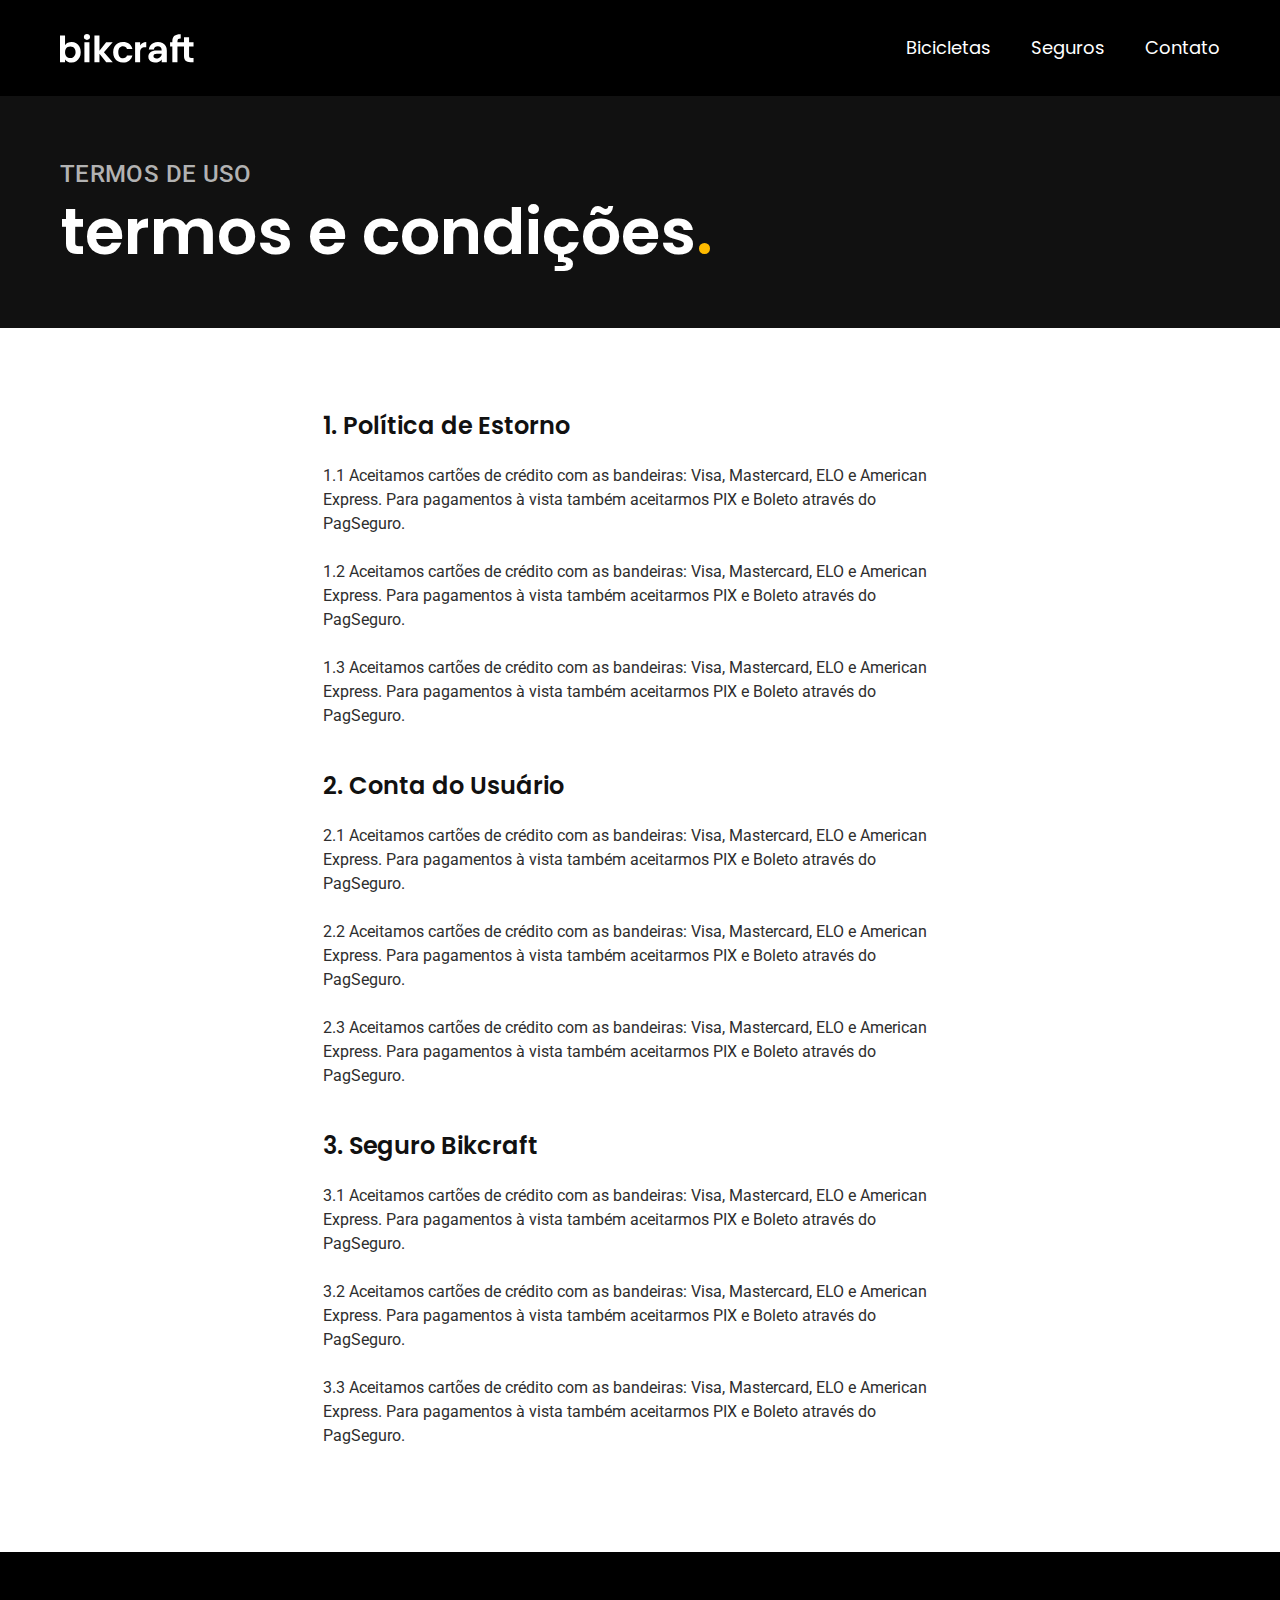
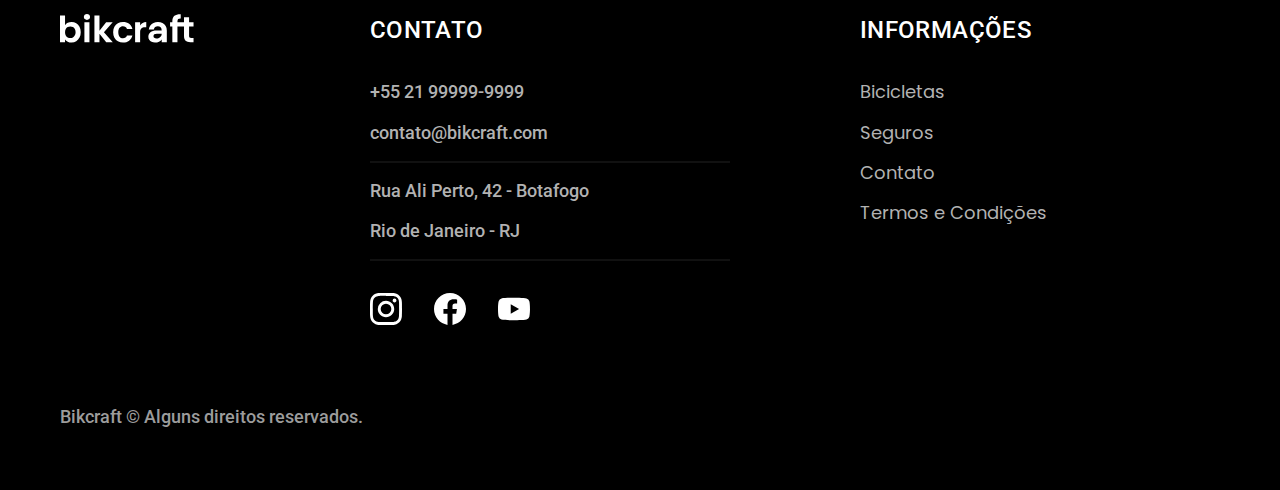
<file: termos.html>
<!DOCTYPE html>
<html lang="pt-br">

<head>
  <link rel="preconnect" href="https://fonts.googleapis.com">
  <link rel="preconnect" href="https://fonts.gstatic.com" crossorigin>
  <meta charset="UTF-8">
  <meta name="viewport" content="width=device-width, initial-scale=1.0">
  <title>Termos e Condições | Bikcraft</title>
  <meta name="description" content="Termos e condições Bikcraft.">
  <link rel="stylesheet" href="./css/style.css">
  <link href="https://fonts.googleapis.com/css2?family=Merriweather:ital,wght@1,900&family=Poppins:wght@400;600&family=Roboto:wght@400;500&display=swap" rel="stylesheet">
</head>

<body id="termos">
  <header class="header-bg">
    <div class="container header">
      <a href="./">
        <img src="./img/bikcraft.svg" alt="Bikcraft">
      </a>
      <nav aria-label="primaria">
        <ul class="header-menu font-1-m cor-0">
          <li><a href="./bicicletas.html">Bicicletas</a></li>
          <li><a href="./seguros.html">Seguros</a></li>
          <li><a href="./contato.html">Contato</a></li>
        </ul>
      </nav>
    </div>
  </header>
  <main>
    <div class="titulo-bg">
      <div class="titulo container">
        <p class="font-2-l-b cor-5">Termos de uso</p>
        <h1 class="font-1-xxl cor-0">termos e condições<span class="cor-p1">.</span> </h1>
      </div>
    </div>
    <div class="termos container font-2-s cor-10">
      <h2 class="font-1-l cor-11">1. Política de Estorno</h2>
      <p>1.1 Aceitamos cartões de crédito com as bandeiras: Visa, Mastercard, ELO e American Express. Para pagamentos à vista também aceitarmos PIX e Boleto através do PagSeguro.</p>
      <p>1.2 Aceitamos cartões de crédito com as bandeiras: Visa, Mastercard, ELO e American Express. Para pagamentos à vista também aceitarmos PIX e Boleto através do PagSeguro.</p>
      <p>1.3 Aceitamos cartões de crédito com as bandeiras: Visa, Mastercard, ELO e American Express. Para pagamentos à vista também aceitarmos PIX e Boleto através do PagSeguro.</p>
      <h2 class="font-1-l cor-11">2. Conta do Usuário</h2>
      <p>2.1 Aceitamos cartões de crédito com as bandeiras: Visa, Mastercard, ELO e American Express. Para pagamentos à vista também aceitarmos PIX e Boleto através do PagSeguro.</p>
      <p>2.2 Aceitamos cartões de crédito com as bandeiras: Visa, Mastercard, ELO e American Express. Para pagamentos à vista também aceitarmos PIX e Boleto através do PagSeguro.</p>
      <p>2.3 Aceitamos cartões de crédito com as bandeiras: Visa, Mastercard, ELO e American Express. Para pagamentos à vista também aceitarmos PIX e Boleto através do PagSeguro.</p>
      <h2 class="font-1-l cor-11">3. Seguro Bikcraft</h2>
      <p>3.1 Aceitamos cartões de crédito com as bandeiras: Visa, Mastercard, ELO e American Express. Para pagamentos à vista também aceitarmos PIX e Boleto através do PagSeguro.</p>
      <p>3.2 Aceitamos cartões de crédito com as bandeiras: Visa, Mastercard, ELO e American Express. Para pagamentos à vista também aceitarmos PIX e Boleto através do PagSeguro.</p>
      <p>3.3 Aceitamos cartões de crédito com as bandeiras: Visa, Mastercard, ELO e American Express. Para pagamentos à vista também aceitarmos PIX e Boleto através do PagSeguro.</p>
    </div>
  </main>
  <footer class="footer-bg">
    <div class="footer container">
      <img src="./img/bikcraft.svg" alt="Bikcraft">
      <div class="footer-contato">
        <h3 class="font-2-l-b cor-0">Contato</h3>
        <ul class="font-2-m cor-5">
          <li><a href="tel:+5521999999999">+55 21 99999-9999</a></li>
          <li><a href="mailto:contato@bikcraft.com">contato@bikcraft.com</a></li>
          <li>Rua Ali Perto, 42 - Botafogo</li>
          <li>Rio de Janeiro - RJ</li>
        </ul>
        <div class="footer-redes">
          <a href="#">
            <img src="./img/redes/instagram.svg" alt="Instagram">
          </a>
          <a href="#">
            <img src="./img/redes/facebook.svg" alt="Facebook">
          </a>
          <a href="#">
            <img src="./img/redes/youtube.svg" alt="YouTube">
          </a>
        </div>
      </div>
      <div class="footer-informacoes">
        <h3 class="font-2-l-b cor-0">Informações</h3>
        <nav>
          <ul class="font-1-m cor-5">
            <li><a href="./bicicletas.html">Bicicletas</a></li>
            <li><a href="./seguros.html">Seguros</a></li>
            <li><a href="./contato.html">Contato</a></li>
            <li><a href="./termos.html">Termos e Condições</a></li>
          </ul>
        </nav>
      </div>
      <p class="footer-copy font-2-m cor-6">Bikcraft © Alguns direitos reservados.</p>
    </div>
  </footer>
</body>

</html>
</file>
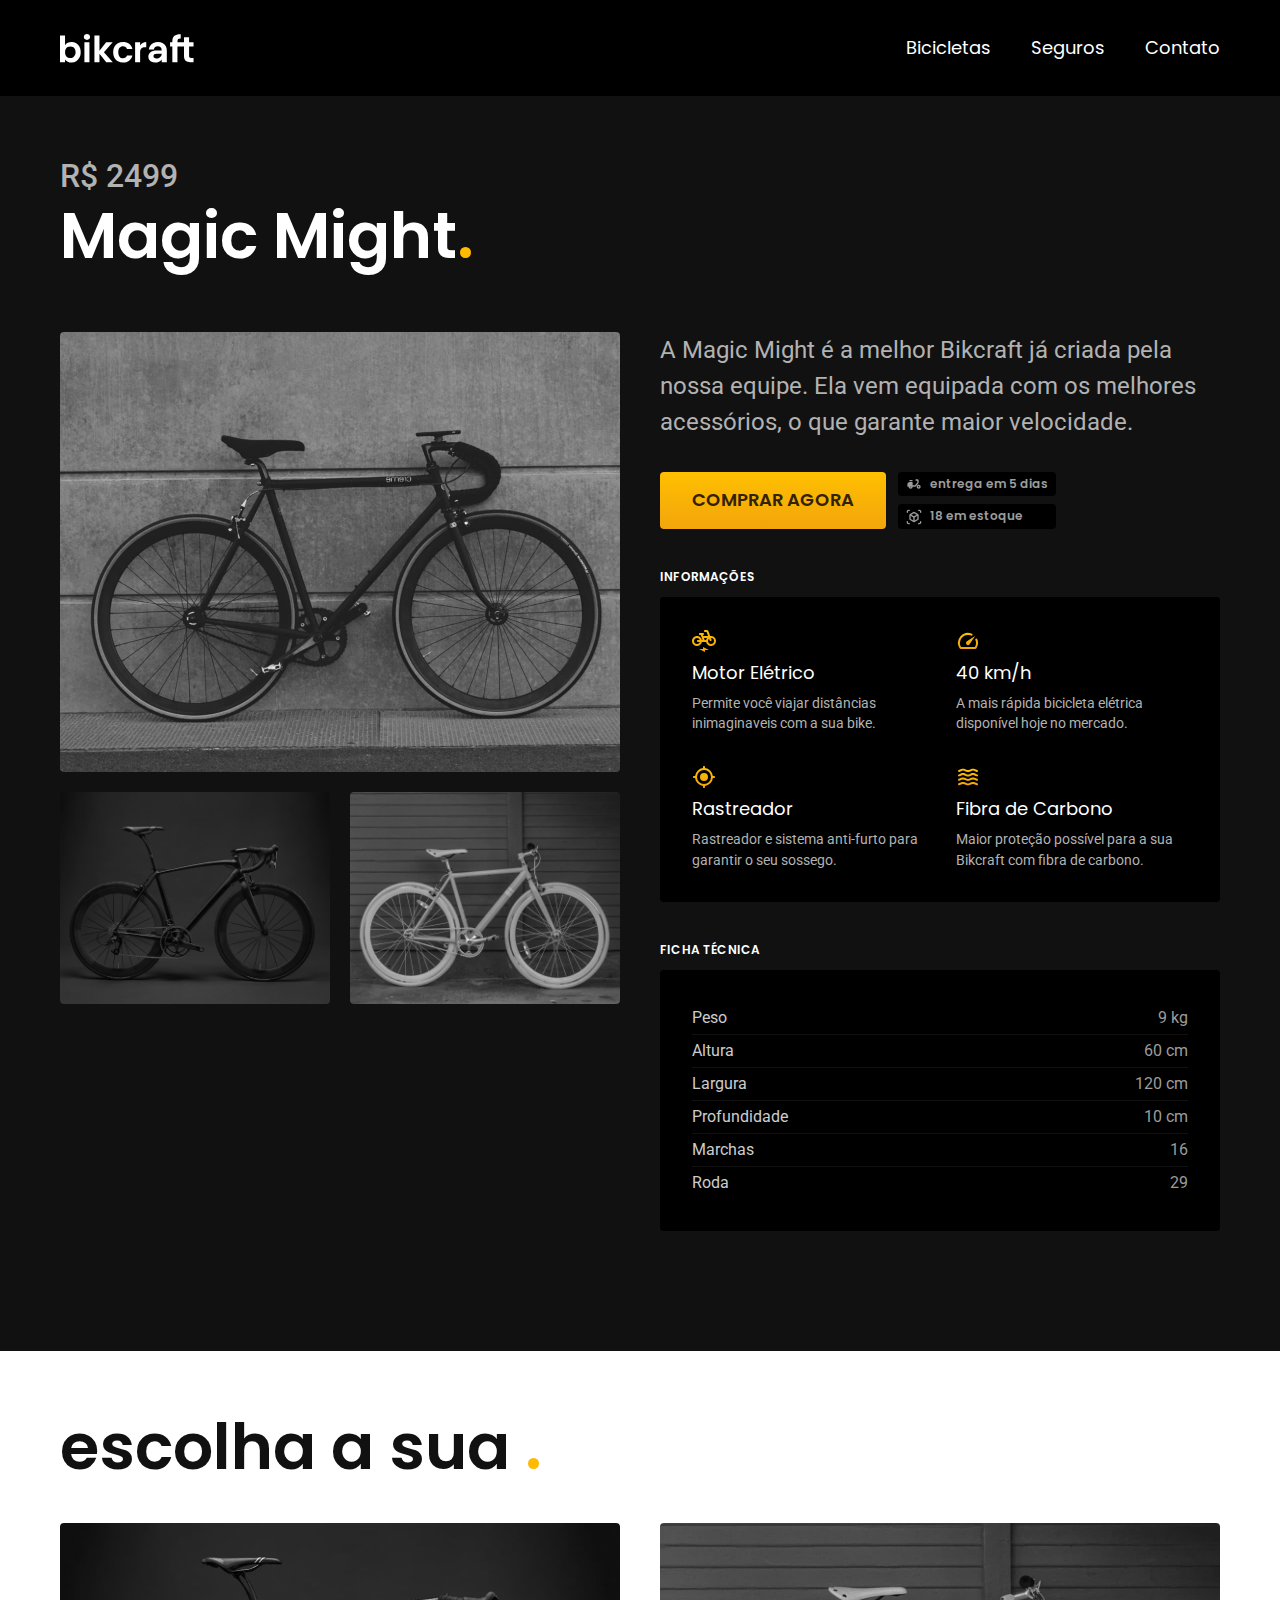
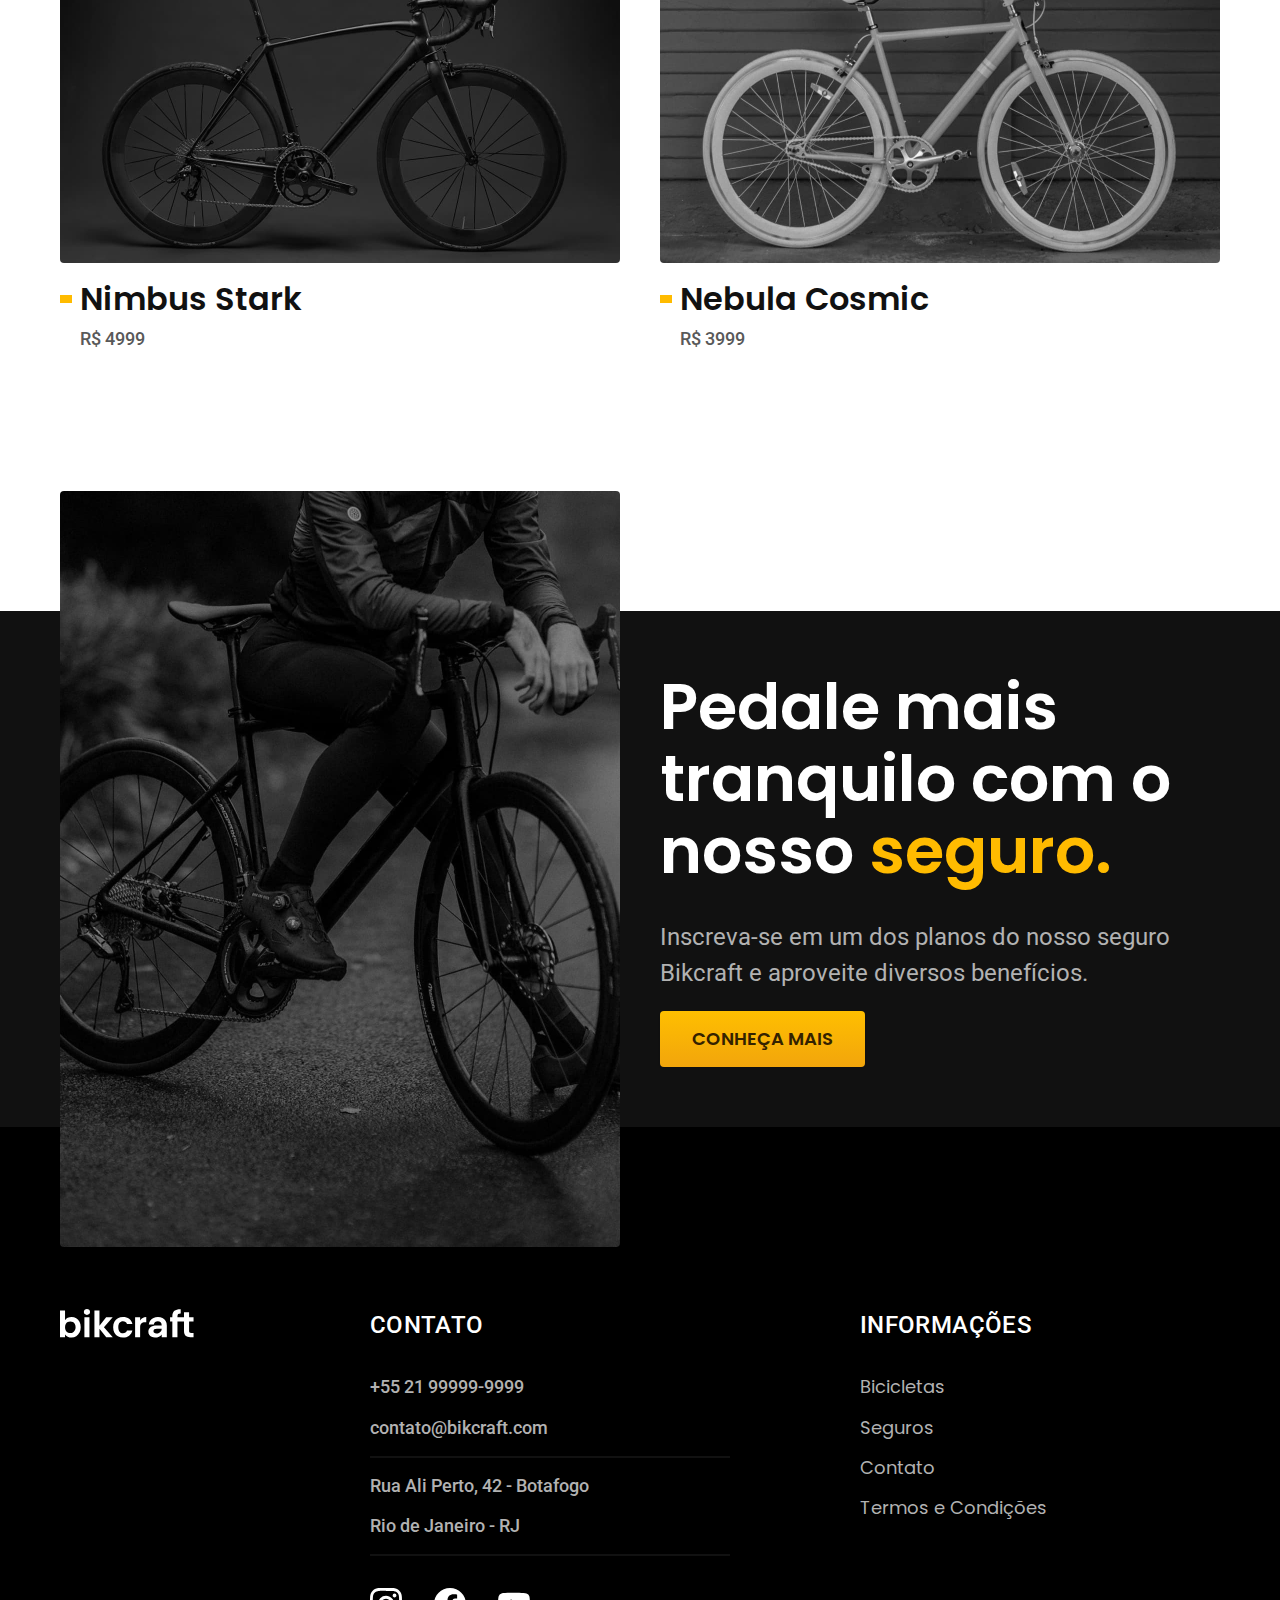
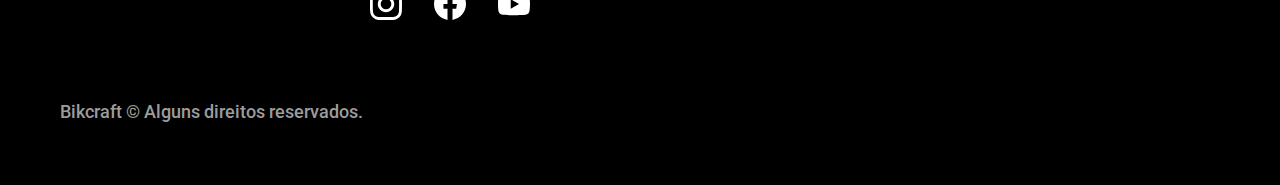
<file: bicicletas/magic.html>
<!DOCTYPE html>
<html lang="pt-br">

<head>
  <link rel="preconnect" href="https://fonts.googleapis.com">
  <link rel="preconnect" href="https://fonts.gstatic.com" crossorigin>
  <meta charset="UTF-8">
  <meta name="viewport" content="width=device-width, initial-scale=1.0">
  <title>Magic Might | Bikcraft</title>
  <meta name="description" content="Bicicleta Magic Might | Bikcraft.">
  <link rel="stylesheet" href="../css/style.css">
  <link href="https://fonts.googleapis.com/css2?family=Merriweather:ital,wght@1,900&family=Poppins:wght@400;600&family=Roboto:wght@400;500&display=swap" rel="stylesheet">
</head>

<body id="bicicleta">
  <header class="header-bg">
    <div class="container header">
      <a href="../">
        <img src="../img/bikcraft.svg" alt="Bikcraft">
      </a>
      <nav aria-label="primaria">
        <ul class="header-menu font-1-m cor-0">
          <li><a href="../bicicletas.html">Bicicletas</a></li>
          <li><a href="../seguros.html">Seguros</a></li>
          <li><a href="../contato.html">Contato</a></li>
        </ul>
      </nav>
    </div>
  </header>
  <main class="titulo-bg">
    <div>
      <div class="titulo container">
        <p class="font-2-xl cor-5">R$ 2499</p>
        <h1 class="font-1-xxl cor-0">Magic Might<span class="cor-p1">.</span> </h1>
      </div>
    </div>
    <div class="bicicleta container">
      <div class="bicicleta-imagens">
        <img src="../img/bicicleta/nimbus2.jpg" alt="Bicicleta preta">
        <img src="../img/bicicleta/nimbus1.jpg" alt="Bicicleta preta">
        <img src="../img/bicicleta/nimbus3.jpg" alt="Bicicleta branca">
      </div>
      <div class="bicicleta-conteudo">
        <p class="font-2-l cor-5">A Magic Might é a melhor Bikcraft já criada pela nossa equipe. Ela vem equipada com os melhores acessórios, o que garante maior velocidade.</p>
        <div class="bicicleta-comprar">
          <a class="botao" href="../orcamento.html">Comprar Agora</a>
          <span class="font-1-xs cor-6"><img src="../img/icones/entrega.svg" alt="">entrega em 5 dias</span>
          <span class="font-1-xs cor-6"><img src="../img/icones/estoque.svg" alt="">18 em estoque</span>
        </div>

        <h2 class="font-1-xs cor-0">Informações</h2>
        <ul class="bicicleta-informacoes">
          <li>
            <img src="../img/icones/eletrica.svg" alt="">
            <h3 class="font-1-m cor-0">Motor Elétrico</h3>
            <p class="font-2-xs cor-5">Permite você viajar distâncias inimaginaveis com a sua bike.</p>
          </li>
          <li>
            <img src="../img/icones/velocidade.svg" alt="">
            <h3 class="font-1-m cor-0">40 km/h</h3>
            <p class="font-2-xs cor-5">A mais rápida bicicleta elétrica disponível hoje no mercado.</p>
          </li>
          <li>
            <img src="../img/icones/rastreador.svg" alt="">
            <h3 class="font-1-m cor-0">Rastreador</h3>
            <p class="font-2-xs cor-5">Rastreador e sistema anti-furto para garantir o seu sossego.</p>
          </li>
          <li>
            <img src="../img/icones/carbono.svg" alt="">
            <h3 class="font-1-m cor-0">Fibra de Carbono</h3>
            <p class="font-2-xs cor-5">Maior proteção possível para a sua Bikcraft com fibra de carbono.</p>
          </li>
        </ul>
        <h2 class="font-1-xs cor-0">Ficha Técnica</h2>
        <ul class="bicicleta-ficha font-2-s cor-4">
          <li>Peso <span>9 kg</span></li>
          <li>Altura <span>60 cm</span></li>
          <li>Largura <span>120 cm</span></li>
          <li>Profundidade <span>10 cm</span></li>
          <li>Marchas <span>16</span></li>
          <li>Roda <span>29</span></li>
        </ul>
      </div>
    </div>
  </main>
  <article class="bicicletas-lista container">
    <h2 class="font-1-xxl">escolha a sua <span class="cor-p1">.</span></h2>
    <ul>
      <li>
        <a href="./nimbus.html">
          <img src="../img/bicicletas/nimbus.jpg" alt="Bicicleta preta">
          <h3 class="font-1-xl">Nimbus Stark</h3>
          <span class="font-2-m cor-8">R$ 4999</span>
        </a>
      </li>
      <li>
        <a href="./nebula.html">
          <img src="../img/bicicletas/nebula.jpg" alt="Bicicleta branca">
          <h3 class="font-1-xl">Nebula Cosmic</h3>
          <span class="font-2-m cor-8">R$ 3999</span>
        </a>
      </li>
    </ul>
  </article>
  <article class="seguro-bg">
    <div class="seguro container">
      <div class="seguro-imagem">
        <img src="../img/fotos/seguros.jpg" alt="Pessoa parada em cima de uma bicicleta.">
      </div>
      <div class="seguro-conteudo">
        <h2 class="font-1-xxl cor-0">Pedale mais tranquilo com o nosso <span class="cor-p1">seguro.</span></h2>
        <p class="font-2-l cor-5">Inscreva-se em um dos planos do nosso seguro Bikcraft e aproveite diversos benefícios.</p>
        <a class="botao" href="../seguros.html">Conheça Mais</a>
      </div>
    </div>
  </article>
  <footer class="footer-bg">
    <div class="footer container">
      <img src="../img/bikcraft.svg" alt="Bikcraft">
      <div class="footer-contato">
        <h3 class="font-2-l-b cor-0">Contato</h3>
        <ul class="font-2-m cor-5">
          <li><a href="tel:+5521999999999">+55 21 99999-9999</a></li>
          <li><a href="mailto:contato@bikcraft.com">contato@bikcraft.com</a></li>
          <li>Rua Ali Perto, 42 - Botafogo</li>
          <li>Rio de Janeiro - RJ</li>
        </ul>
        <div class="footer-redes">
          <a href="#">
            <img src="../img/redes/instagram.svg" alt="Instagram">
          </a>
          <a href="#">
            <img src="../img/redes/facebook.svg" alt="Facebook">
          </a>
          <a href="#">
            <img src="../img/redes/youtube.svg" alt="YouTube">
          </a>
        </div>
      </div>
      <div class="footer-informacoes">
        <h3 class="font-2-l-b cor-0">Informações</h3>
        <nav>
          <ul class="font-1-m cor-5">
            <li><a href="../bicicletas.html">Bicicletas</a></li>
            <li><a href="../seguros.html">Seguros</a></li>
            <li><a href="../contato.html">Contato</a></li>
            <li><a href="../termos.html">Termos e Condições</a></li>
          </ul>
        </nav>
      </div>
      <p class="footer-copy font-2-m cor-6">Bikcraft © Alguns direitos reservados.</p>
    </div>
  </footer>
</body>

</html>
</file>
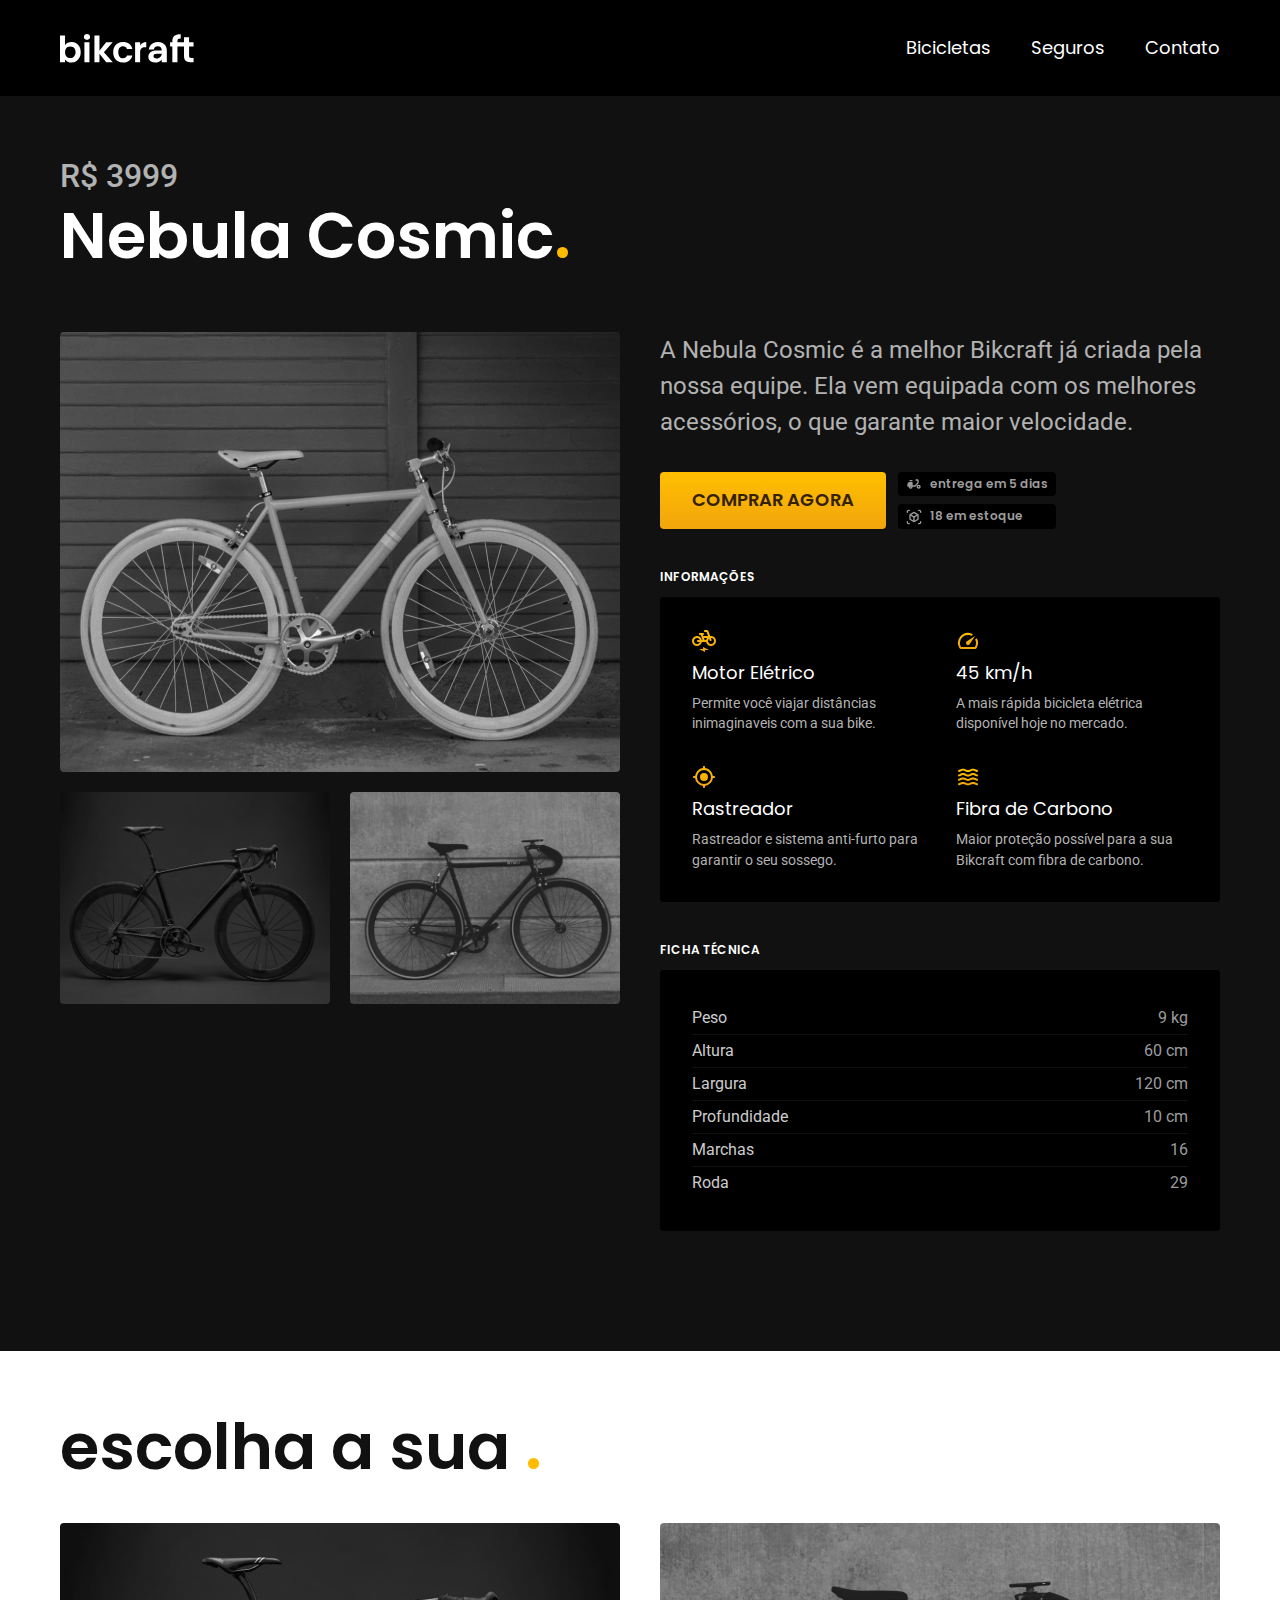
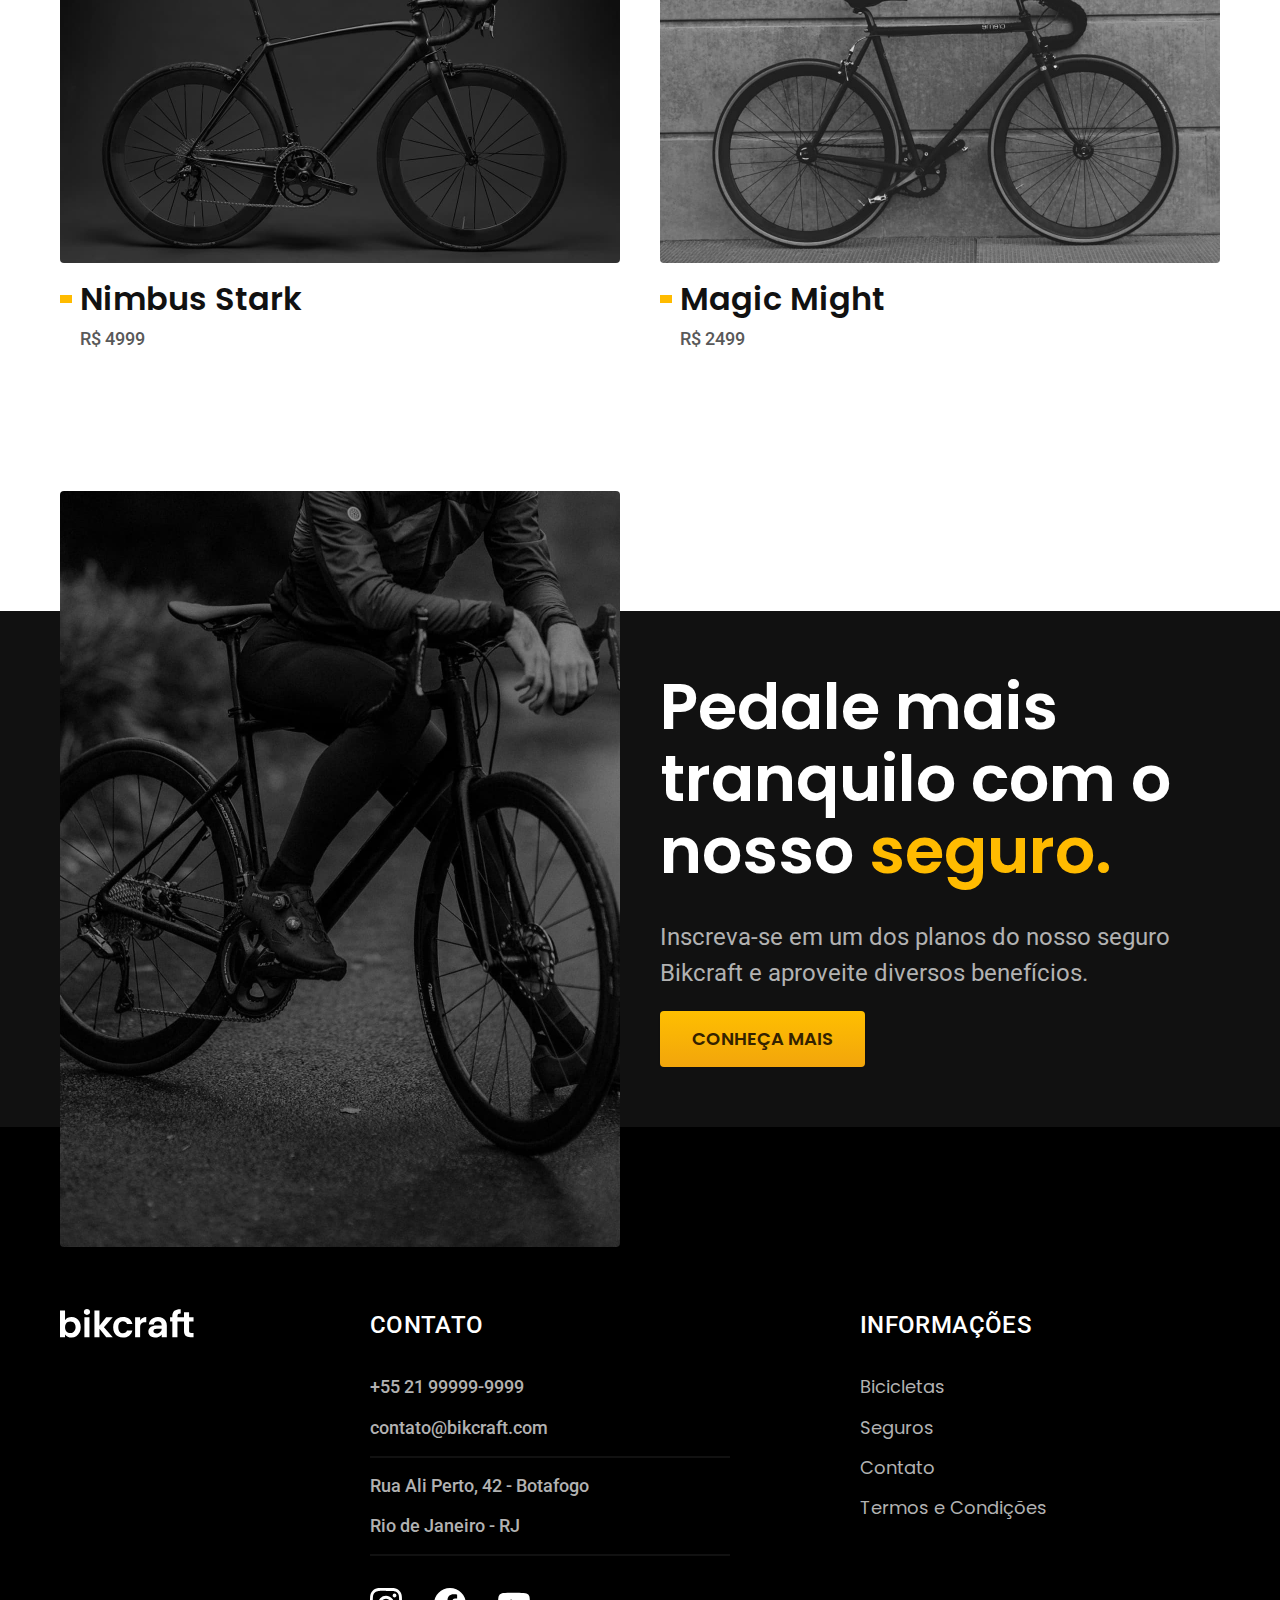
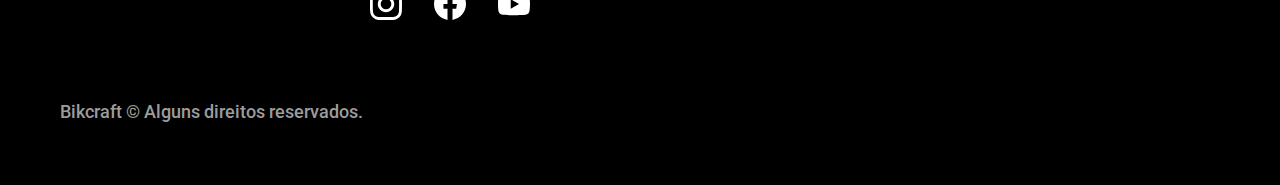
<file: bicicletas/nebula.html>
<!DOCTYPE html>
<html lang="pt-br">

<head>
  <link rel="preconnect" href="https://fonts.googleapis.com">
  <link rel="preconnect" href="https://fonts.gstatic.com" crossorigin>
  <meta charset="UTF-8">
  <meta name="viewport" content="width=device-width, initial-scale=1.0">
  <title>Nebula Cosmic | Bikcraft</title>
  <meta name="description" content="Bicicleta Nebula Cosmic | Bikcraft.">
  <link rel="stylesheet" href="../css/style.css">
  <link href="https://fonts.googleapis.com/css2?family=Merriweather:ital,wght@1,900&family=Poppins:wght@400;600&family=Roboto:wght@400;500&display=swap" rel="stylesheet">
</head>

<body id="bicicleta">
  <header class="header-bg">
    <div class="container header">
      <a href="../">
        <img src="../img/bikcraft.svg" alt="Bikcraft">
      </a>
      <nav aria-label="primaria">
        <ul class="header-menu font-1-m cor-0">
          <li><a href="../bicicletas.html">Bicicletas</a></li>
          <li><a href="../seguros.html">Seguros</a></li>
          <li><a href="../contato.html">Contato</a></li>
        </ul>
      </nav>
    </div>
  </header>
  <main class="titulo-bg">
    <div>
      <div class="titulo container">
        <p class="font-2-xl cor-5">R$ 3999</p>
        <h1 class="font-1-xxl cor-0">Nebula Cosmic<span class="cor-p1">.</span> </h1>
      </div>
    </div>
    <div class="bicicleta container">
      <div class="bicicleta-imagens">
        <img src="../img/bicicleta/nimbus3.jpg" alt="Bicicleta branca">
        <img src="../img/bicicleta/nimbus1.jpg" alt="Bicicleta preta">
        <img src="../img/bicicleta/nimbus2.jpg" alt="Bicicleta preta">
      </div>
      <div class="bicicleta-conteudo">
        <p class="font-2-l cor-5">A Nebula Cosmic é a melhor Bikcraft já criada pela nossa equipe. Ela vem equipada com os melhores acessórios, o que garante maior velocidade.</p>
        <div class="bicicleta-comprar">
          <a class="botao" href="../orcamento.html">Comprar Agora</a>
          <span class="font-1-xs cor-6"><img src="../img/icones/entrega.svg" alt="">entrega em 5 dias</span>
          <span class="font-1-xs cor-6"><img src="../img/icones/estoque.svg" alt="">18 em estoque</span>
        </div>

        <h2 class="font-1-xs cor-0">Informações</h2>
        <ul class="bicicleta-informacoes">
          <li>
            <img src="../img/icones/eletrica.svg" alt="">
            <h3 class="font-1-m cor-0">Motor Elétrico</h3>
            <p class="font-2-xs cor-5">Permite você viajar distâncias inimaginaveis com a sua bike.</p>
          </li>
          <li>
            <img src="../img/icones/velocidade.svg" alt="">
            <h3 class="font-1-m cor-0">45 km/h</h3>
            <p class="font-2-xs cor-5">A mais rápida bicicleta elétrica disponível hoje no mercado.</p>
          </li>
          <li>
            <img src="../img/icones/rastreador.svg" alt="">
            <h3 class="font-1-m cor-0">Rastreador</h3>
            <p class="font-2-xs cor-5">Rastreador e sistema anti-furto para garantir o seu sossego.</p>
          </li>
          <li>
            <img src="../img/icones/carbono.svg" alt="">
            <h3 class="font-1-m cor-0">Fibra de Carbono</h3>
            <p class="font-2-xs cor-5">Maior proteção possível para a sua Bikcraft com fibra de carbono.</p>
          </li>
        </ul>
        <h2 class="font-1-xs cor-0">Ficha Técnica</h2>
        <ul class="bicicleta-ficha font-2-s cor-4">
          <li>Peso <span>9 kg</span></li>
          <li>Altura <span>60 cm</span></li>
          <li>Largura <span>120 cm</span></li>
          <li>Profundidade <span>10 cm</span></li>
          <li>Marchas <span>16</span></li>
          <li>Roda <span>29</span></li>
        </ul>
      </div>
    </div>
  </main>
  <article class="bicicletas-lista container">
    <h2 class="font-1-xxl">escolha a sua <span class="cor-p1">.</span></h2>
    <ul>
      <li>
        <a href="./nimbus.html">
          <img src="../img/bicicletas/nimbus.jpg" alt="Bicicleta preta">
          <h3 class="font-1-xl">Nimbus Stark</h3>
          <span class="font-2-m cor-8">R$ 4999</span>
        </a>
      </li>
      <li>
        <a href="./magic.html">
          <img src="../img/bicicletas/magic.jpg" alt="Bicicleta preta">
          <h3 class="font-1-xl">Magic Might</h3>
          <span class="font-2-m cor-8">R$ 2499</span>
        </a>
      </li>
    </ul>
  </article>
  <article class="seguro-bg">
    <div class="seguro container">
      <div class="seguro-imagem">
        <img src="../img/fotos/seguros.jpg" alt="Pessoa parada em cima de uma bicicleta.">
      </div>
      <div class="seguro-conteudo">
        <h2 class="font-1-xxl cor-0">Pedale mais tranquilo com o nosso <span class="cor-p1">seguro.</span></h2>
        <p class="font-2-l cor-5">Inscreva-se em um dos planos do nosso seguro Bikcraft e aproveite diversos benefícios.</p>
        <a class="botao" href="../seguros.html">Conheça Mais</a>
      </div>
    </div>
  </article>
  <footer class="footer-bg">
    <div class="footer container">
      <img src="../img/bikcraft.svg" alt="Bikcraft">
      <div class="footer-contato">
        <h3 class="font-2-l-b cor-0">Contato</h3>
        <ul class="font-2-m cor-5">
          <li><a href="tel:+5521999999999">+55 21 99999-9999</a></li>
          <li><a href="mailto:contato@bikcraft.com">contato@bikcraft.com</a></li>
          <li>Rua Ali Perto, 42 - Botafogo</li>
          <li>Rio de Janeiro - RJ</li>
        </ul>
        <div class="footer-redes">
          <a href="#">
            <img src="../img/redes/instagram.svg" alt="Instagram">
          </a>
          <a href="#">
            <img src="../img/redes/facebook.svg" alt="Facebook">
          </a>
          <a href="#">
            <img src="../img/redes/youtube.svg" alt="YouTube">
          </a>
        </div>
      </div>
      <div class="footer-informacoes">
        <h3 class="font-2-l-b cor-0">Informações</h3>
        <nav>
          <ul class="font-1-m cor-5">
            <li><a href="../bicicletas.html">Bicicletas</a></li>
            <li><a href="../seguros.html">Seguros</a></li>
            <li><a href="../contato.html">Contato</a></li>
            <li><a href="../termos.html">Termos e Condições</a></li>
          </ul>
        </nav>
      </div>
      <p class="footer-copy font-2-m cor-6">Bikcraft © Alguns direitos reservados.</p>
    </div>
  </footer>
</body>

</html>
</file>
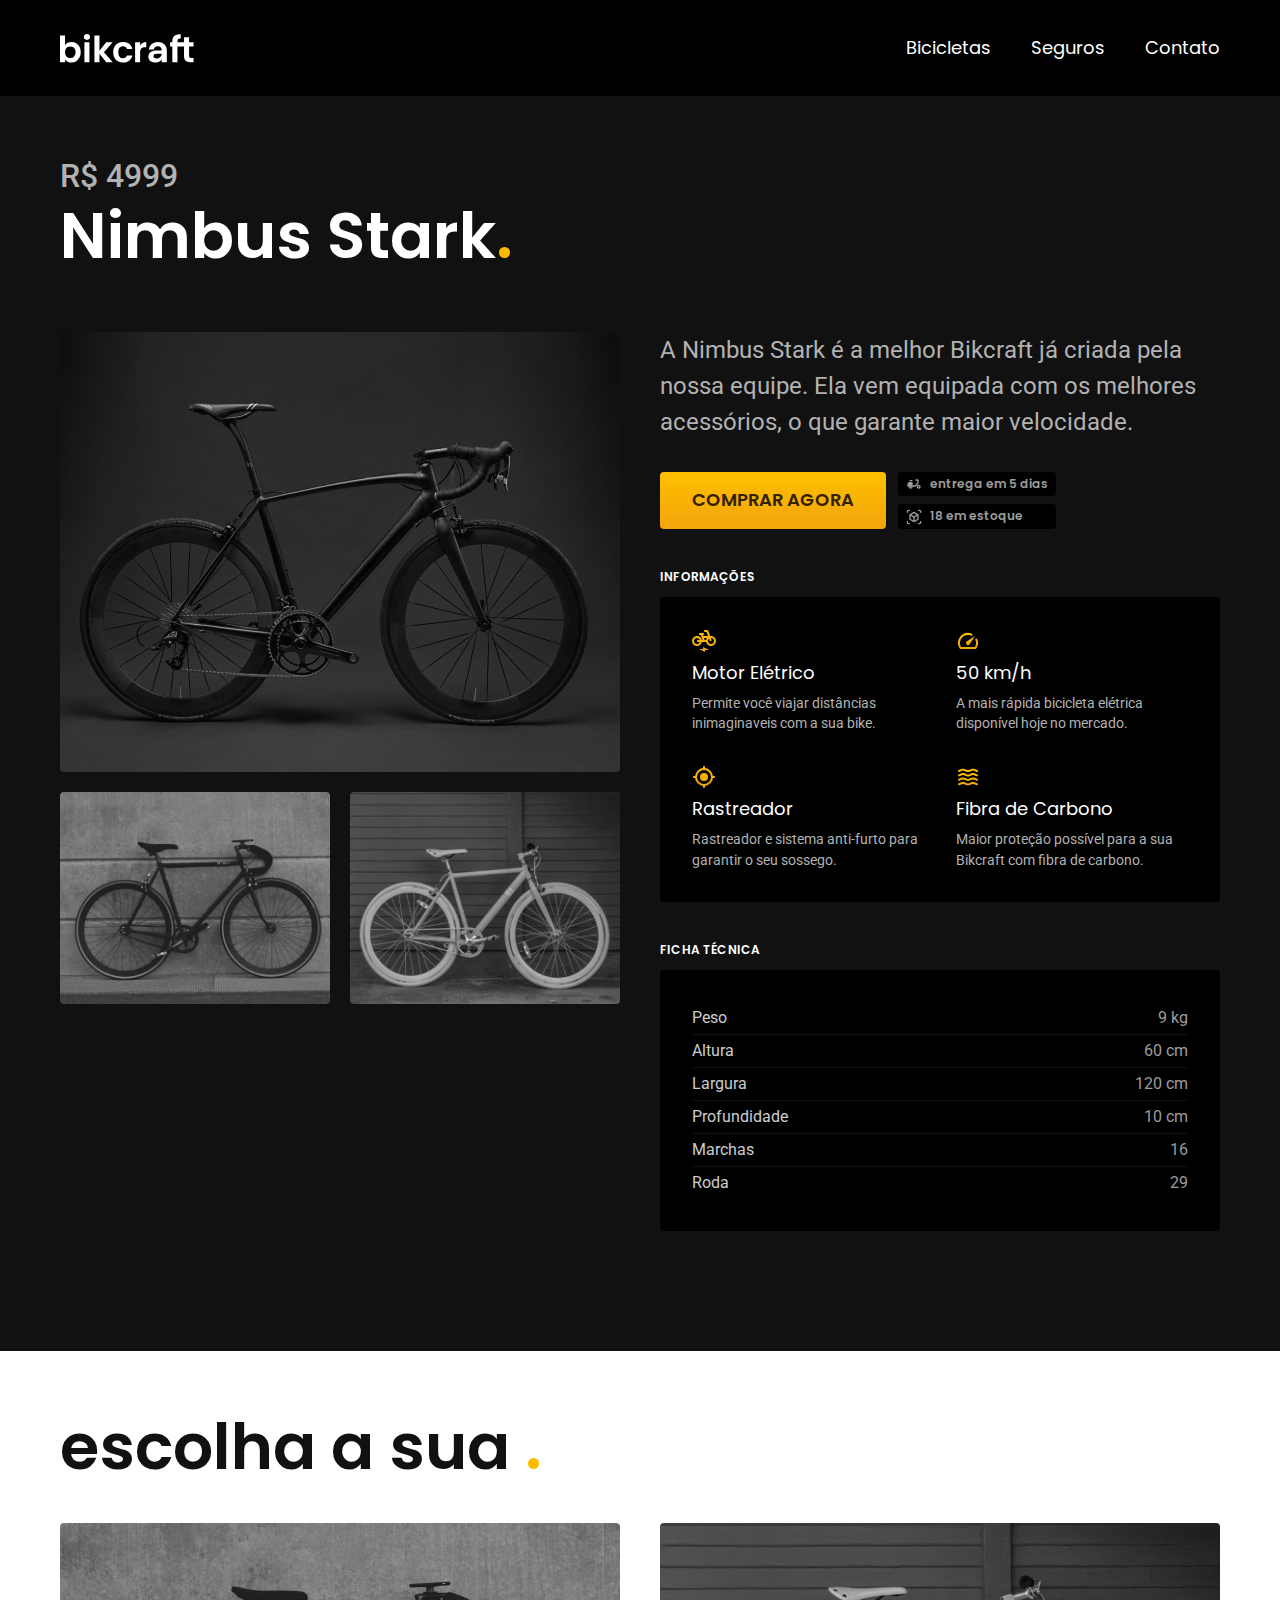
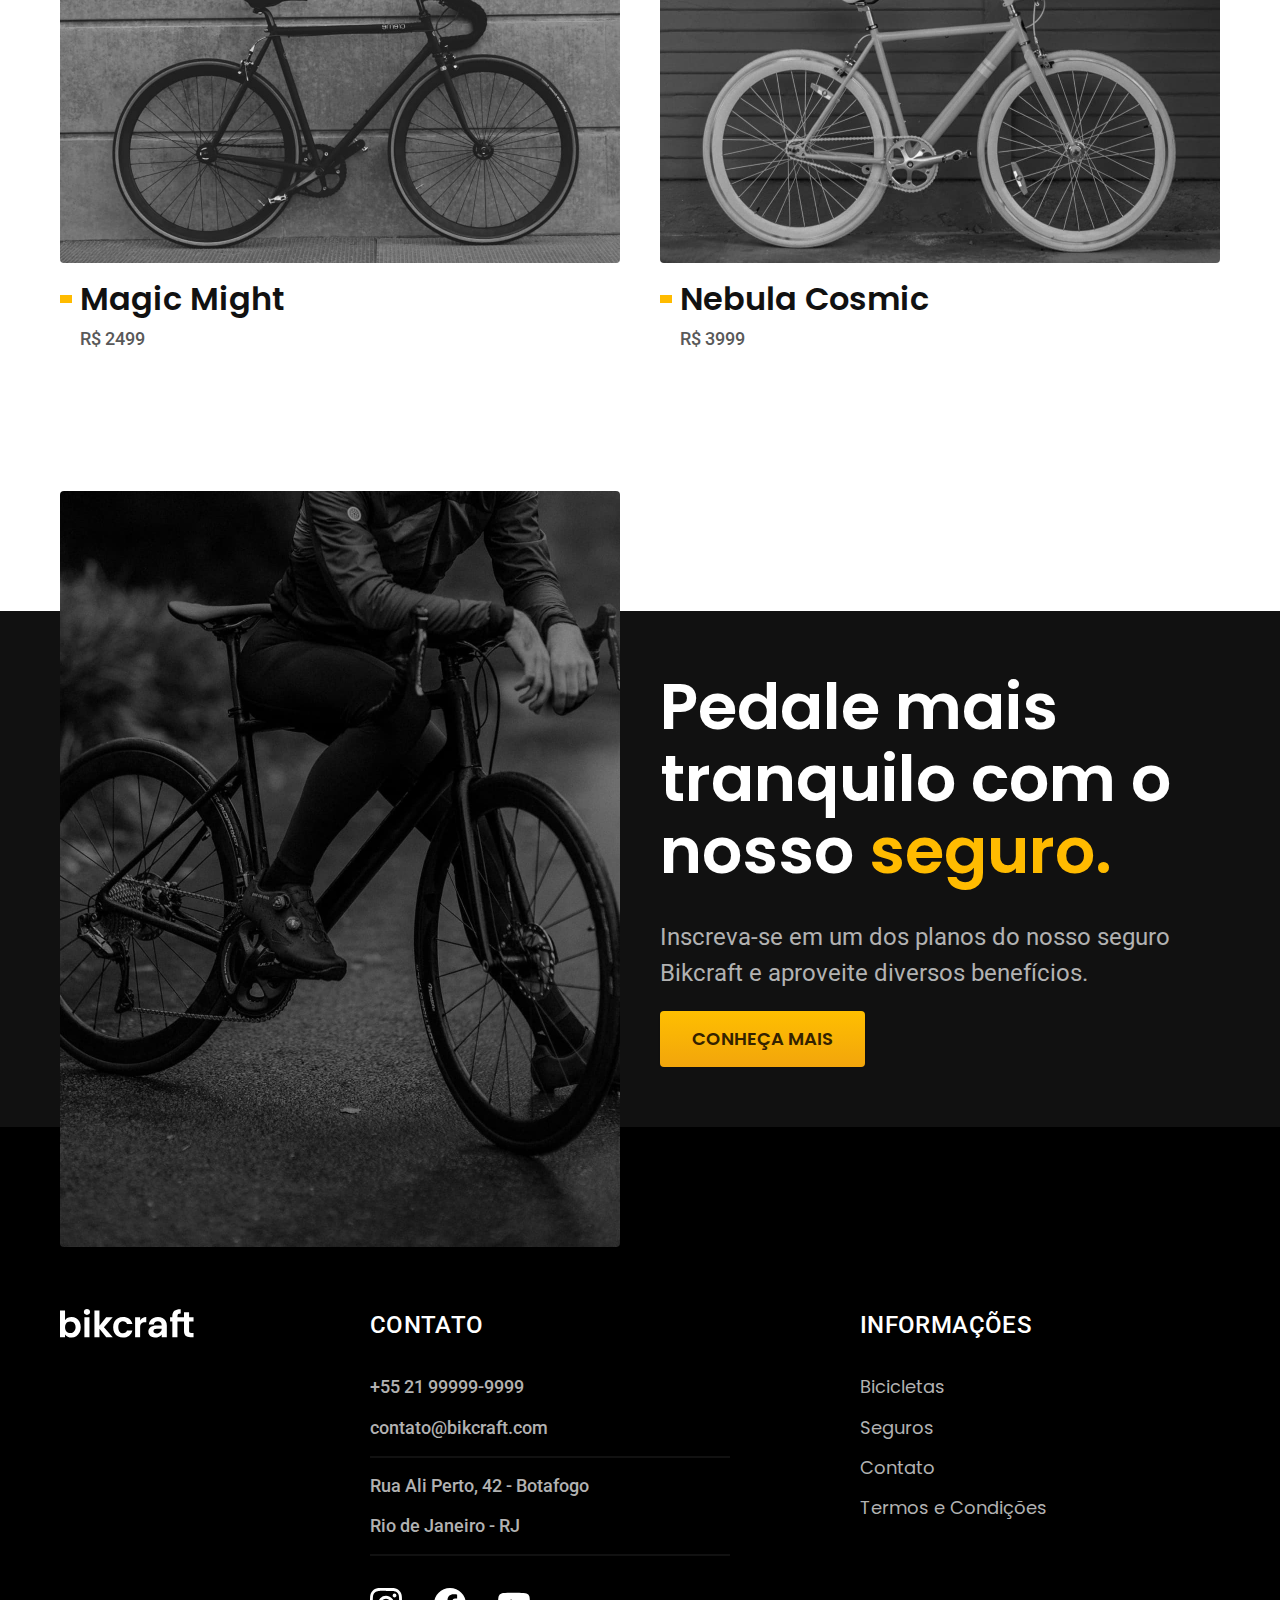
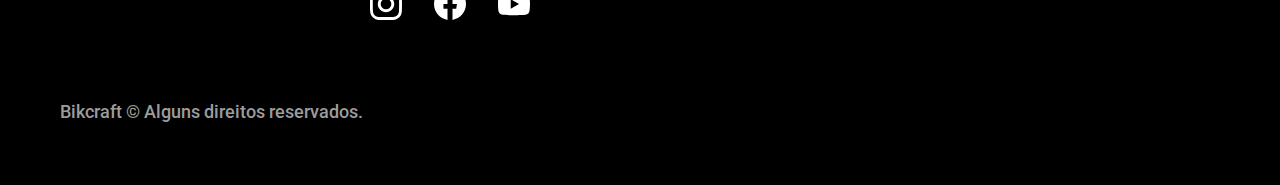
<file: bicicletas/nimbus.html>
<!DOCTYPE html>
<html lang="pt-br">

<head>
  <link rel="preconnect" href="https://fonts.googleapis.com">
  <link rel="preconnect" href="https://fonts.gstatic.com" crossorigin>
  <meta charset="UTF-8">
  <meta name="viewport" content="width=device-width, initial-scale=1.0">
  <title>Nimbus Stark | Bikcraft</title>
  <meta name="description" content="Bicicleta Nimbus Stark | Bikcraft.">
  <link rel="stylesheet" href="../css/style.css">
  <link href="https://fonts.googleapis.com/css2?family=Merriweather:ital,wght@1,900&family=Poppins:wght@400;600&family=Roboto:wght@400;500&display=swap" rel="stylesheet">
</head>

<body id="bicicleta">
  <header class="header-bg">
    <div class="container header">
      <a href="../">
        <img src="../img/bikcraft.svg" alt="Bikcraft">
      </a>
      <nav aria-label="primaria">
        <ul class="header-menu font-1-m cor-0">
          <li><a href="../bicicletas.html">Bicicletas</a></li>
          <li><a href="../seguros.html">Seguros</a></li>
          <li><a href="../contato.html">Contato</a></li>
        </ul>
      </nav>
    </div>
  </header>
  <main class="titulo-bg">
    <div>
      <div class="titulo container">
        <p class="font-2-xl cor-5">R$ 4999</p>
        <h1 class="font-1-xxl cor-0">Nimbus Stark<span class="cor-p1">.</span> </h1>
      </div>
    </div>
    <div class="bicicleta container">
      <div class="bicicleta-imagens">
        <img src="../img/bicicleta/nimbus1.jpg" alt="Bicicleta preta">
        <img src="../img/bicicleta/nimbus2.jpg" alt="Bicicleta preta">
        <img src="../img/bicicleta/nimbus3.jpg" alt="Bicicleta branca">
      </div>
      <div class="bicicleta-conteudo">
        <p class="font-2-l cor-5">A Nimbus Stark é a melhor Bikcraft já criada pela nossa equipe. Ela vem equipada com os melhores acessórios, o que garante maior velocidade.</p>
        <div class="bicicleta-comprar">
          <a class="botao" href="../orcamento.html">Comprar Agora</a>
          <span class="font-1-xs cor-6"><img src="../img/icones/entrega.svg" alt="">entrega em 5 dias</span>
          <span class="font-1-xs cor-6"><img src="../img/icones/estoque.svg" alt="">18 em estoque</span>
        </div>

        <h2 class="font-1-xs cor-0">Informações</h2>
        <ul class="bicicleta-informacoes">
          <li>
            <img src="../img/icones/eletrica.svg" alt="">
            <h3 class="font-1-m cor-0">Motor Elétrico</h3>
            <p class="font-2-xs cor-5">Permite você viajar distâncias inimaginaveis com a sua bike.</p>
          </li>
          <li>
            <img src="../img/icones/velocidade.svg" alt="">
            <h3 class="font-1-m cor-0">50 km/h</h3>
            <p class="font-2-xs cor-5">A mais rápida bicicleta elétrica disponível hoje no mercado.</p>
          </li>
          <li>
            <img src="../img/icones/rastreador.svg" alt="">
            <h3 class="font-1-m cor-0">Rastreador</h3>
            <p class="font-2-xs cor-5">Rastreador e sistema anti-furto para garantir o seu sossego.</p>
          </li>
          <li>
            <img src="../img/icones/carbono.svg" alt="">
            <h3 class="font-1-m cor-0">Fibra de Carbono</h3>
            <p class="font-2-xs cor-5">Maior proteção possível para a sua Bikcraft com fibra de carbono.</p>
          </li>
        </ul>
        <h2 class="font-1-xs cor-0">Ficha Técnica</h2>
        <ul class="bicicleta-ficha font-2-s cor-4">
          <li>Peso <span>9 kg</span></li>
          <li>Altura <span>60 cm</span></li>
          <li>Largura <span>120 cm</span></li>
          <li>Profundidade <span>10 cm</span></li>
          <li>Marchas <span>16</span></li>
          <li>Roda <span>29</span></li>
        </ul>
      </div>
    </div>
  </main>
  <article class="bicicletas-lista container">
    <h2 class="font-1-xxl">escolha a sua <span class="cor-p1">.</span></h2>
    <ul>
      <li>
        <a href="./magic.html">
          <img src="../img/bicicletas/magic.jpg" alt="Bicicleta preta">
          <h3 class="font-1-xl">Magic Might</h3>
          <span class="font-2-m cor-8">R$ 2499</span>
        </a>
      </li>
      <li>
        <a href="./nebula.html">
          <img src="../img/bicicletas/nebula.jpg" alt="Bicicleta branca">
          <h3 class="font-1-xl">Nebula Cosmic</h3>
          <span class="font-2-m cor-8">R$ 3999</span>
        </a>
      </li>
    </ul>
  </article>
  <article class="seguro-bg">
    <div class="seguro container">
      <div class="seguro-imagem">
        <img src="../img/fotos/seguros.jpg" alt="Pessoa parada em cima de uma bicicleta.">
      </div>
      <div class="seguro-conteudo">
        <h2 class="font-1-xxl cor-0">Pedale mais tranquilo com o nosso <span class="cor-p1">seguro.</span></h2>
        <p class="font-2-l cor-5">Inscreva-se em um dos planos do nosso seguro Bikcraft e aproveite diversos benefícios.</p>
        <a class="botao" href="../seguros.html">Conheça Mais</a>
      </div>
    </div>
  </article>
  <footer class="footer-bg">
    <div class="footer container">
      <img src="../img/bikcraft.svg" alt="Bikcraft">
      <div class="footer-contato">
        <h3 class="font-2-l-b cor-0">Contato</h3>
        <ul class="font-2-m cor-5">
          <li><a href="tel:+5521999999999">+55 21 99999-9999</a></li>
          <li><a href="mailto:contato@bikcraft.com">contato@bikcraft.com</a></li>
          <li>Rua Ali Perto, 42 - Botafogo</li>
          <li>Rio de Janeiro - RJ</li>
        </ul>
        <div class="footer-redes">
          <a href="#">
            <img src="../img/redes/instagram.svg" alt="Instagram">
          </a>
          <a href="#">
            <img src="../img/redes/facebook.svg" alt="Facebook">
          </a>
          <a href="#">
            <img src="../img/redes/youtube.svg" alt="YouTube">
          </a>
        </div>
      </div>
      <div class="footer-informacoes">
        <h3 class="font-2-l-b cor-0">Informações</h3>
        <nav>
          <ul class="font-1-m cor-5">
            <li><a href="../bicicletas.html">Bicicletas</a></li>
            <li><a href="../seguros.html">Seguros</a></li>
            <li><a href="../contato.html">Contato</a></li>
            <li><a href="../termos.html">Termos e Condições</a></li>
          </ul>
        </nav>
      </div>
      <p class="footer-copy font-2-m cor-6">Bikcraft © Alguns direitos reservados.</p>
    </div>
  </footer>
</body>

</html>
</file>
<file: css/style.css>
@import "./global/global.css";

@import "./utilidades/tipografia.css";
@import "./utilidades/cores.css";

@import "./global/header.css";
@import "./global/footer.css";

/* Utilidades */
@import "./utilidades/componentes.css";
@import "./utilidades/formulario.css";

/* Home */
@import "./home/introducao.css";
@import "./home/tecnologia.css";
@import "./home/parceiros.css";
@import "./home/depoimento.css";

/* Bicicletas */
@import "./bicicletas/bicicletas-lista.css";
@import "./bicicletas/bicicletas.css";

/* Bicicleta */
@import "./bicicleta/bicicleta.css";
@import "./bicicleta/seguro.css";

/* Seguros */
@import "./seguros/seguros.css";
@import "./seguros/vantagens.css";
@import "./seguros/perguntas.css";

/* Termos */
@import "./termos/termos.css";

/* Contato */
@import "./contato/contato.css";
@import "./contato/lojas.css";
</file>
